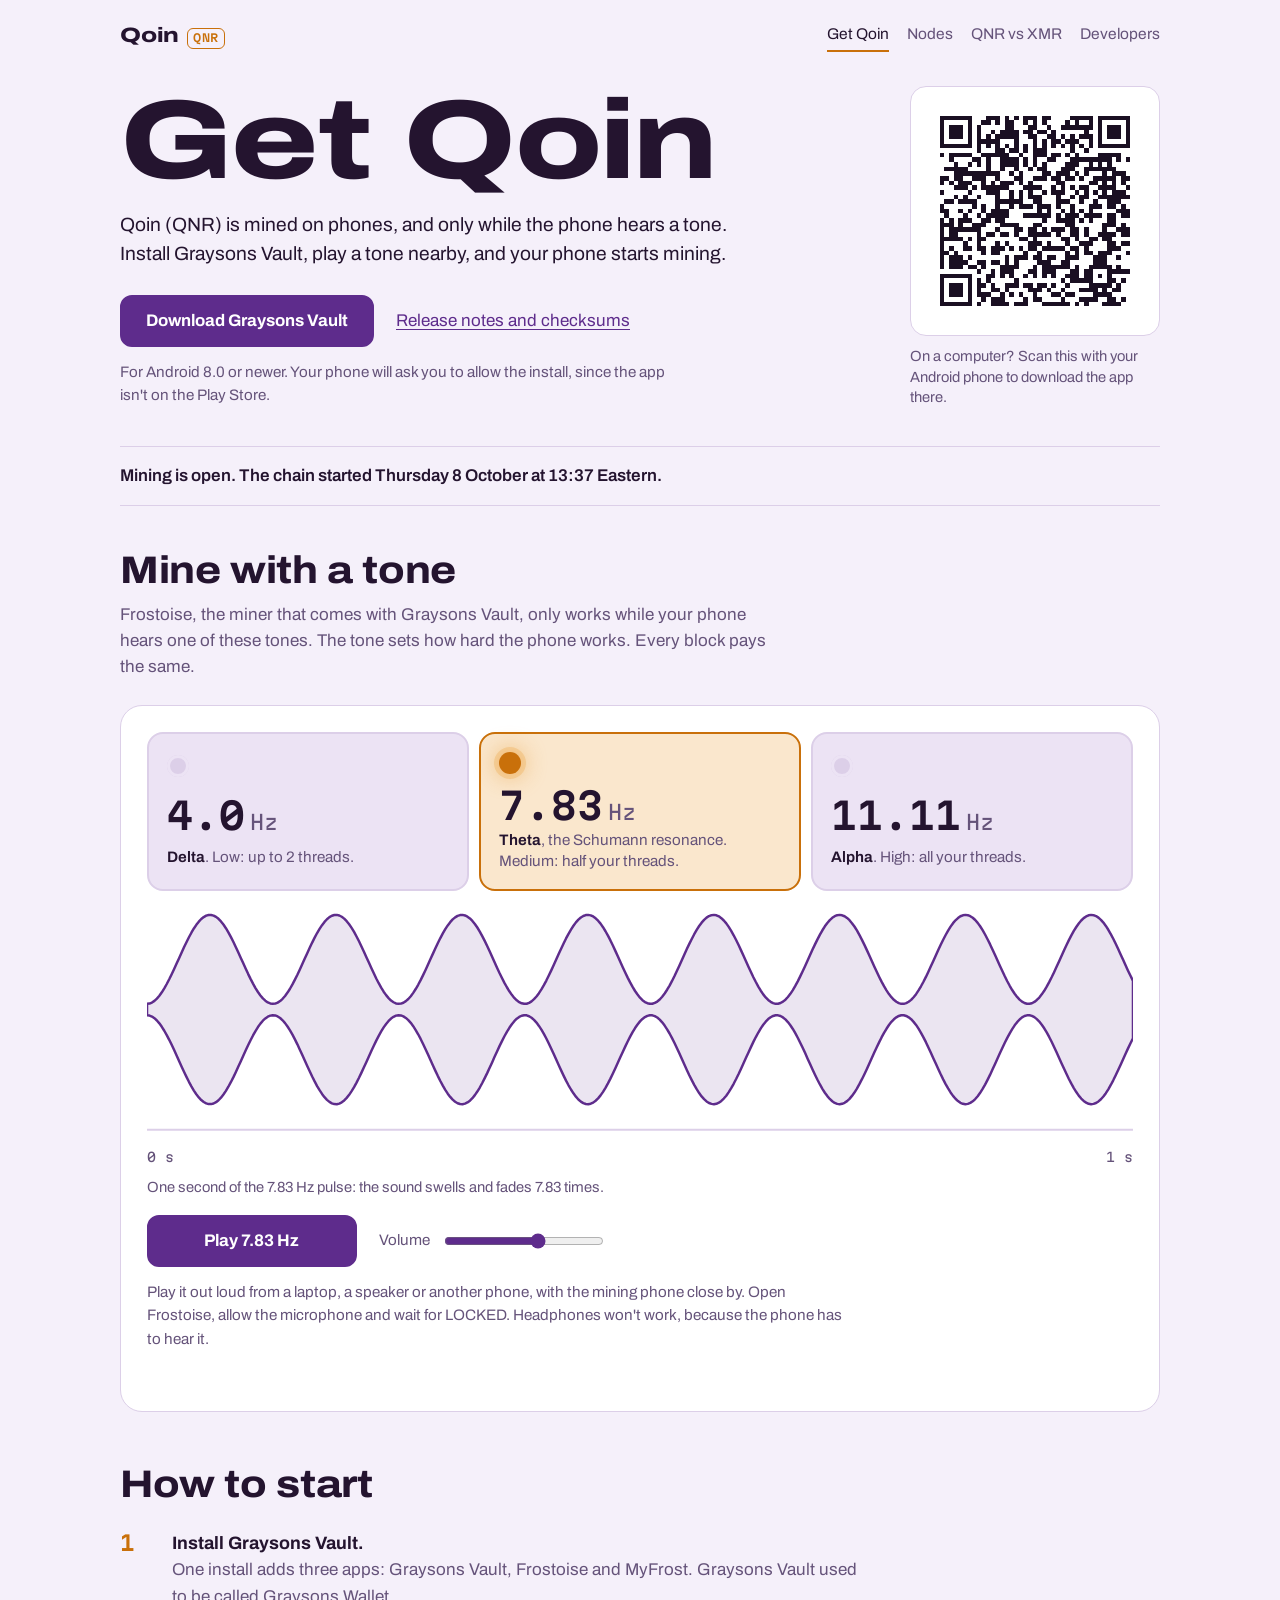
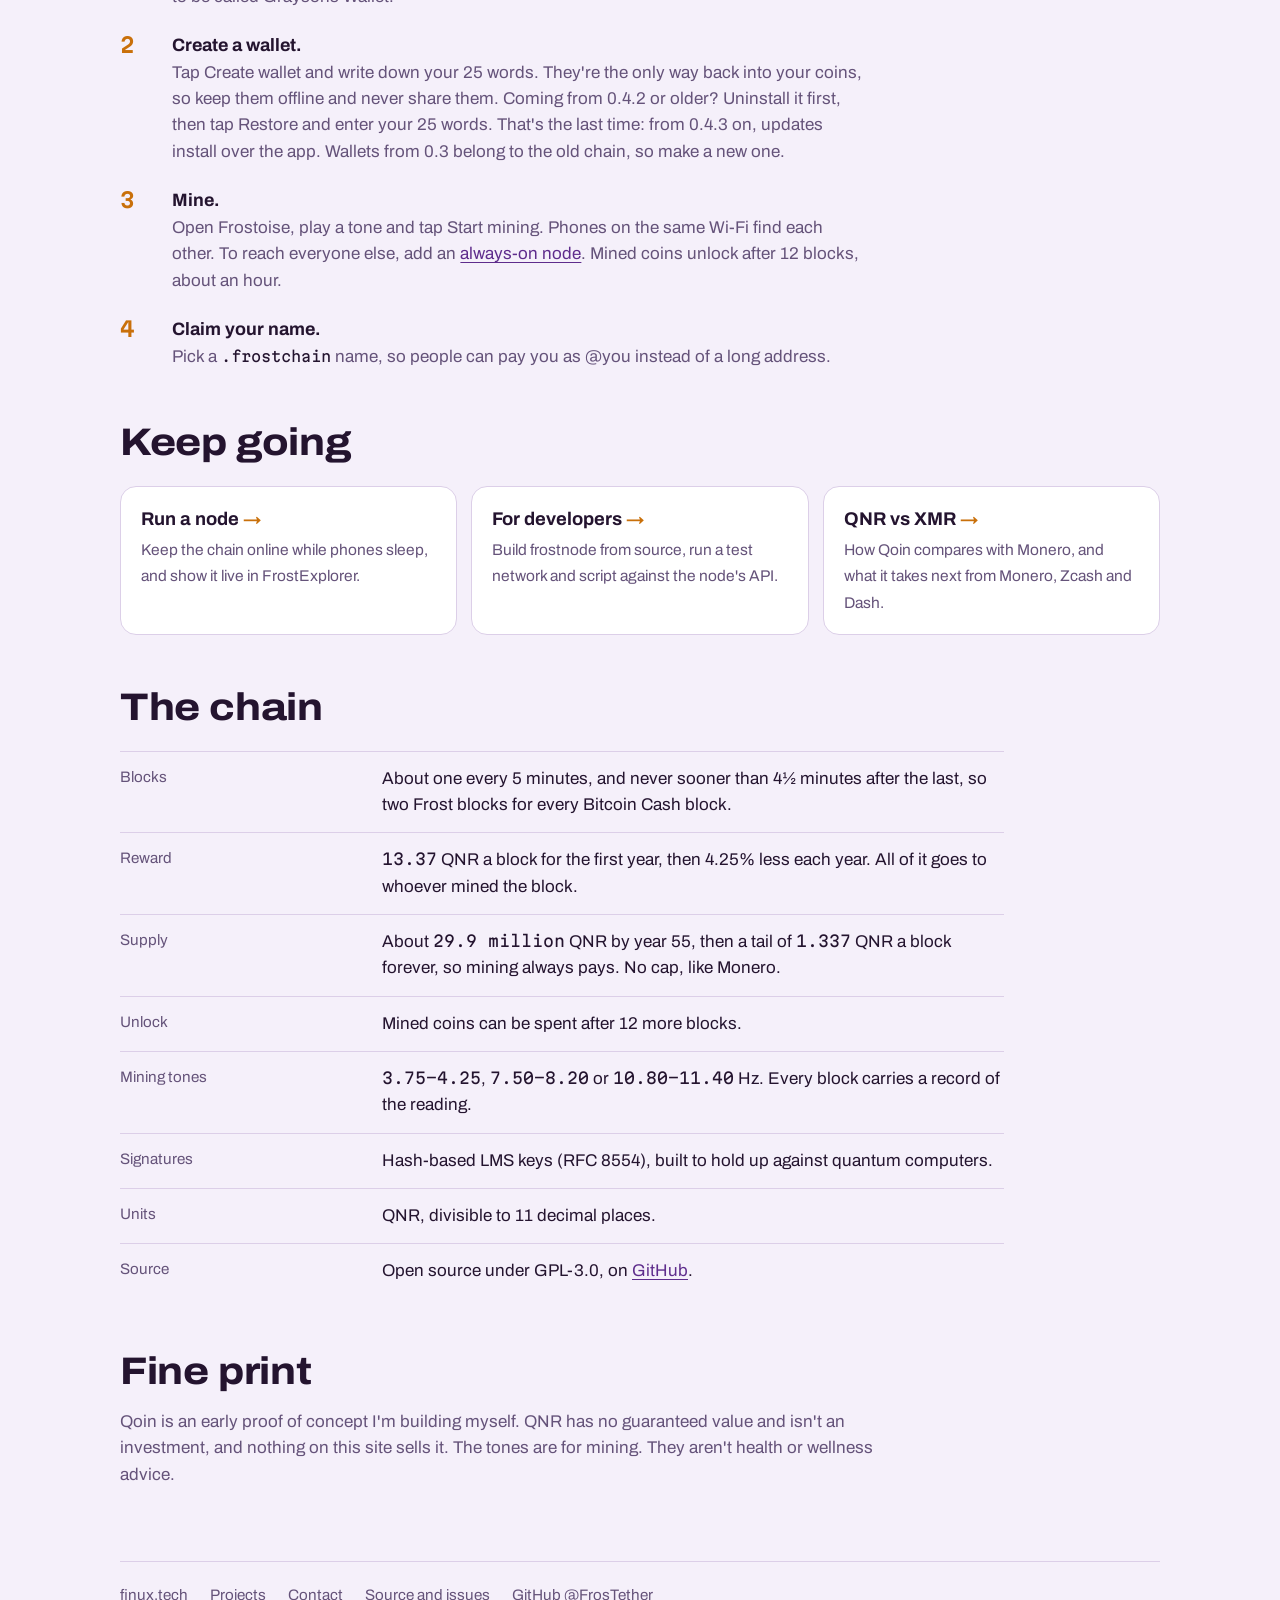
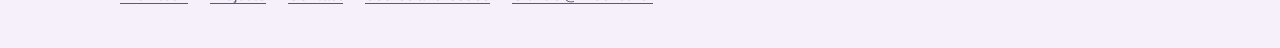
<file: index.html>
<!doctype html>
<html lang="en">
<head>
<meta charset="utf-8">
<meta name="viewport" content="width=device-width, initial-scale=1, viewport-fit=cover">
<title>Get Qoin | finux</title>
<meta name="description" content="Install Graysons Vault and mine Qoin (QNR) on your Android phone, only while it hears a tone. Mining is open.">
<link rel="canonical" href="https://get.finux.tech/">
<meta name="theme-color" content="#f5f0fa" media="(prefers-color-scheme: light)">
<meta name="theme-color" content="#150e1a" media="(prefers-color-scheme: dark)">
<meta property="og:type" content="website">
<meta property="og:title" content="Get Qoin">
<meta property="og:description" content="Install Graysons Vault and mine Qoin (QNR) on your Android phone, only while it hears a tone. Mining is open.">
<meta property="og:url" content="https://get.finux.tech/">
<meta property="og:image" content="https://get.finux.tech/og/home.png">
<meta property="og:image:width" content="1200">
<meta property="og:image:height" content="630">
<meta property="og:image:alt" content="Get Qoin. Three mining tones: 4.0, 7.83 and 11.11 Hz.">
<meta name="twitter:card" content="summary_large_image">
<link rel="icon" href="data:image/svg+xml,%3Csvg xmlns='http://www.w3.org/2000/svg' viewBox='0 0 32 32'%3E%3Ccircle cx='16' cy='16' r='15' fill='%23150e1a'/%3E%3Ccircle cx='16' cy='16' r='8' fill='%23ffb547'/%3E%3C/svg%3E">
<link rel="preload" href="/fonts/archivo.woff" as="font" type="font/woff" crossorigin>
<style>
@font-face { font-family: "Archivo"; src: url("/fonts/archivo.woff") format("woff");
  font-weight: 100 900; font-stretch: 62% 125%; font-display: swap; }
@font-face { font-family: "Martian Mono"; src: url("/fonts/martian-mono.woff") format("woff");
  font-weight: 100 800; font-stretch: 75% 112.5%; font-display: swap; }
:root {
  --ground: #f5f0fa;
  --surface: #ffffff;
  --sunk: #ece3f4;
  --ink: #24142f;
  --muted: #65537a;
  --line: #dccfe8;
  --plum: #5e2c8c;
  --plum-ink: #ffffff;
  --lamp: #c9700a;
  --lamp-soft: rgba(232, 144, 28, 0.22);
  --lamp-glow: rgba(232, 144, 28, 0.45);
  --wave: #5e2c8c;
  --wave-fill: rgba(94, 44, 140, 0.12);
  --note: #fbf1e3;
  --note-ink: #5b3a06;
  --code: #1d1326;
  --code-ink: #efe6f7;
  --code-dim: #a897ba;
  --good: #23784a;
  --bad: #a3302b;
  color-scheme: light;
}
@media (prefers-color-scheme: dark) {
  :root:not([data-theme="light"]) {
    --ground: #150e1a;
    --surface: #20152a;
    --sunk: #1a1122;
    --ink: #f1eaf7;
    --muted: #b4a5c3;
    --line: #3a2a48;
    --plum: #cba6f7;
    --plum-ink: #1a0f22;
    --lamp: #ffb547;
    --lamp-soft: rgba(255, 181, 71, 0.18);
    --lamp-glow: rgba(255, 181, 71, 0.5);
    --wave: #cba6f7;
    --wave-fill: rgba(203, 166, 247, 0.14);
    --note: #2a1f1a;
    --note-ink: #f3e3c8;
    --code: #0f0914;
    --code-ink: #efe6f7;
    --code-dim: #9a89ad;
    --good: #6fd39b;
    --bad: #ff8a80;
    color-scheme: dark;
  }
}
:root[data-theme="dark"] {
  --ground: #150e1a;
  --surface: #20152a;
  --sunk: #1a1122;
  --ink: #f1eaf7;
  --muted: #b4a5c3;
  --line: #3a2a48;
  --plum: #cba6f7;
  --plum-ink: #1a0f22;
  --lamp: #ffb547;
  --lamp-soft: rgba(255, 181, 71, 0.18);
  --lamp-glow: rgba(255, 181, 71, 0.5);
  --wave: #cba6f7;
  --wave-fill: rgba(203, 166, 247, 0.14);
  --note: #2a1f1a;
  --note-ink: #f3e3c8;
  --code: #0f0914;
  --code-ink: #efe6f7;
  --code-dim: #9a89ad;
  --good: #6fd39b;
  --bad: #ff8a80;
  color-scheme: dark;
}

* { box-sizing: border-box; }
html { -webkit-text-size-adjust: 100%; }
body {
  margin: 0;
  background: var(--ground);
  color: var(--ink);
  font-family: "Archivo", system-ui, -apple-system, "Segoe UI", Roboto, sans-serif;
  font-size: 1.0625rem;
  line-height: 1.55;
  font-variation-settings: "wdth" 100;
  overflow-wrap: break-word;
}
a { color: var(--plum); text-underline-offset: 0.18em; }
a:hover { text-decoration-thickness: 2px; }
:focus-visible { outline: 3px solid var(--lamp); outline-offset: 3px; border-radius: 4px; }
.mono { font-family: "Martian Mono", ui-monospace, "SFMono-Regular", Menlo, Consolas, monospace; font-variant-numeric: tabular-nums; }
.sr-only { position: absolute; width: 1px; height: 1px; padding: 0; margin: -1px; overflow: hidden; clip: rect(0 0 0 0); white-space: nowrap; border: 0; }
[hidden] { display: none !important; }

.wrap { max-width: 1080px; margin: 0 auto; padding-inline: 20px; }

/* Header: the brand, then the four pages */
.top { display: flex; flex-wrap: wrap; justify-content: space-between; align-items: center; gap: 10px 18px; padding-block: 18px 6px; }
.brand { display: inline-flex; align-items: baseline; gap: 8px; color: var(--ink); text-decoration: none; font-weight: 800; font-size: 1.3rem; font-variation-settings: "wdth" 125; letter-spacing: -0.01em; }
.brand .tick { font-size: 0.68rem; font-weight: 600; letter-spacing: 0.06em; color: var(--lamp); border: 1.5px solid currentColor; border-radius: 6px; padding: 1px 5px; }
.top nav { display: flex; flex-wrap: wrap; gap: 4px 18px; }
.top nav a { color: var(--muted); text-decoration: none; font-size: 0.97rem; white-space: nowrap; padding-block: 4px; border-bottom: 2px solid transparent; }
.top nav a:hover { color: var(--ink); }
.top nav a[aria-current="page"] { color: var(--ink); border-bottom-color: var(--lamp); }

/* Page opener */
.opener { padding-block: 28px 8px; }
h1 {
  margin: 0;
  font-size: clamp(3.1rem, 15.5vw, 7rem);
  line-height: 0.92;
  font-weight: 800;
  font-variation-settings: "wdth" 125;
  letter-spacing: -0.015em;
  text-wrap: balance;
}
h1.long { font-size: clamp(2.6rem, 11.5vw, 5.6rem); }
.lede { margin: 18px 0 0; font-size: 1.2rem; line-height: 1.5; max-width: 34em; color: var(--ink); }
.cta { display: flex; flex-wrap: wrap; align-items: center; gap: 12px 22px; margin-top: 26px; }
.btn {
  display: inline-flex; align-items: center; justify-content: center; gap: 10px;
  min-height: 52px; padding: 0 24px; border-radius: 12px;
  font: inherit; font-weight: 700; font-size: 1.05rem; text-decoration: none; cursor: pointer;
  border: 2px solid var(--plum); background: var(--plum); color: var(--plum-ink);
}
.btn:hover { filter: brightness(1.06); }
.btn.quiet { background: transparent; color: var(--plum); }
.btn.small { min-height: 40px; padding: 0 14px; font-size: 0.95rem; border-radius: 10px; }
.btn[disabled] { opacity: 0.5; cursor: default; filter: none; }
.fine { margin: 14px 0 0; color: var(--muted); font-size: 0.95rem; max-width: 36em; }

/* Sections */
section { padding-block: 44px 8px; }
h2 {
  margin: 0 0 10px;
  font-size: clamp(1.7rem, 5.4vw, 2.4rem);
  line-height: 1.08;
  font-weight: 750;
  font-variation-settings: "wdth" 112;
  letter-spacing: -0.01em;
  text-wrap: balance;
}
h3 { margin: 0 0 6px; font-size: 1.15rem; line-height: 1.3; font-weight: 700; }
.intro { margin: 0; max-width: 38em; color: var(--muted); }
p.body { max-width: 40em; }

/* Steps: a real sequence, so numbered */
.steps { list-style: none; counter-reset: step; margin: 24px 0 0; padding: 0; display: grid; gap: 22px; max-width: 44em; }
.steps li { counter-increment: step; display: grid; grid-template-columns: 2.4rem minmax(0, 1fr); gap: 0 14px; }
.steps li::before {
  content: counter(step); grid-row: span 3;
  font-family: "Martian Mono", ui-monospace, monospace; font-weight: 600; font-size: 1.3rem; line-height: 1.6rem;
  color: var(--lamp);
}
.steps b { font-size: 1.12rem; }
.steps span { color: var(--muted); }
.steps .mono { font-size: 0.86em; color: var(--ink); }

/* Facts: term on the left, detail on the right */
.facts { margin: 22px 0 0; display: grid; grid-template-columns: minmax(0, 1fr); max-width: 52em; }
.facts div { display: grid; grid-template-columns: minmax(0, 1fr); gap: 2px; padding-block: 14px; border-top: 1px solid var(--line); }
.facts dt { color: var(--muted); font-size: 0.95rem; }
.facts dd { margin: 0; }
.facts .mono { font-size: 0.92em; }
.facts .nowrap { white-space: nowrap; }

/* Link cards to the other pages */
.cards { list-style: none; margin: 22px 0 0; padding: 0; display: grid; grid-template-columns: minmax(0, 1fr); gap: 14px; }
.cards a { display: block; height: 100%; padding: 18px 20px; border-radius: 16px; border: 1px solid var(--line); background: var(--surface); color: var(--ink); text-decoration: none; }
.cards a:hover { border-color: var(--plum); }
.cards b { display: block; font-size: 1.15rem; margin-bottom: 4px; }
.cards span { color: var(--muted); font-size: 0.97rem; }
.cards b::after { content: " →"; color: var(--lamp); }

/* Commands to copy: the button sits beside the code, so long lines scroll without running under it */
.cmd { display: grid; grid-template-columns: minmax(0, 1fr) auto; align-items: start; margin: 14px 0 0; border-radius: 14px; background: var(--code); color: var(--code-ink); max-width: 52em; }
.cmd pre { margin: 0; padding: 16px 4px 16px 18px; overflow-x: auto; font-family: "Martian Mono", ui-monospace, Menlo, Consolas, monospace; font-size: 0.82rem; line-height: 1.7; }
.cmd .c { color: var(--code-dim); }
.cmd button { margin: 10px 10px 0 6px; min-height: 32px; padding: 0 10px; border-radius: 8px; border: 1px solid rgba(255,255,255,0.22); background: rgba(255,255,255,0.08); color: var(--code-ink); font: inherit; font-size: 0.8rem; cursor: pointer; }
.cmd button:hover { background: rgba(255,255,255,0.16); }
p .mono, li > span .mono { font-size: 0.88em; }
code { font-family: "Martian Mono", ui-monospace, Menlo, Consolas, monospace; font-size: 0.86em; background: var(--sunk); padding: 1px 6px; border-radius: 6px; overflow-wrap: anywhere; }

/* Tabs */
.tabs { display: flex; flex-wrap: wrap; gap: 8px; margin: 22px 0 0; }
.tabs button { min-height: 44px; padding: 0 16px; border-radius: 999px; border: 2px solid var(--line); background: transparent; color: var(--ink); font: inherit; font-weight: 600; cursor: pointer; }
.tabs button[aria-selected="true"] { border-color: var(--lamp); background: var(--lamp-soft); }
.panel { padding-top: 6px; }

/* Tables */
.table { margin: 22px 0 0; overflow-x: auto; border: 1px solid var(--line); border-radius: 16px; background: var(--surface); }
table { border-collapse: collapse; width: 100%; min-width: 640px; font-size: 0.97rem; }
th, td { text-align: left; vertical-align: top; padding: 12px 14px; border-top: 1px solid var(--line); }
thead th { border-top: 0; font-size: 0.9rem; color: var(--muted); font-weight: 600; background: var(--sunk); }
tbody th { font-weight: 600; color: var(--muted); width: 20%; }
td .mono { font-size: 0.9em; }

.note { margin: 14px 0 0; padding: 12px 16px; border-radius: 12px; background: var(--note); color: var(--note-ink); max-width: 44em; }
.print { color: var(--muted); max-width: 46em; }
footer { margin-top: 48px; padding-block: 22px 40px; border-top: 1px solid var(--line); display: flex; flex-wrap: wrap; gap: 8px 22px; font-size: 0.95rem; }
footer a { color: var(--muted); }

@media (min-width: 760px) {
  .facts div { grid-template-columns: 14em minmax(0, 1fr); gap: 24px; }
  .cards { grid-template-columns: repeat(3, minmax(0, 1fr)); }
  .cards.two { grid-template-columns: repeat(2, minmax(0, 1fr)); }
}
/* Get Qoin: the hero with its QR code, the launch strip and the tone station */
.hero { display: grid; grid-template-columns: minmax(0, 1fr); gap: 32px; padding-block: 28px 8px; }
.qr { display: none; }

.launch {
  display: flex; flex-wrap: wrap; align-items: baseline; justify-content: space-between; gap: 6px 24px;
  margin-top: 30px; padding-block: 16px; border-block: 1px solid var(--line);
}
.launch p { margin: 0; }
.launch .when { font-weight: 600; }
.launch .local { color: var(--muted); font-size: 0.95rem; }
.countdown { font-size: clamp(1.35rem, 5.6vw, 1.9rem); font-weight: 500; color: var(--lamp); white-space: nowrap; }
.after { display: none; }
.is-open .before { display: none; }
.is-open .after { display: inline; }

/* Tone station: the one loud thing on the page */
.station {
  margin-top: 24px; padding: 18px; border-radius: 22px;
  background: var(--surface); border: 1px solid var(--line);
}
.lamps { display: grid; grid-template-columns: minmax(0, 1fr); gap: 10px; margin: 0; padding: 0; border: 0; }
.lamp {
  position: relative; display: grid; grid-template-columns: auto minmax(0, 1fr); align-items: center; gap: 4px 16px;
  padding: 14px 16px; border-radius: 16px; border: 2px solid var(--line); background: var(--sunk); cursor: pointer;
}
.lamp input { position: absolute; opacity: 0; pointer-events: none; }
.bulb {
  grid-row: span 2; width: 22px; height: 22px; border-radius: 50%;
  background: var(--line); box-shadow: inset 0 0 0 3px var(--sunk);
}
.hz { font-size: 1.75rem; font-weight: 600; line-height: 1.05; }
.hz small { font-size: 0.55em; font-weight: 400; margin-left: 0.25em; color: var(--muted); }
.what { color: var(--muted); font-size: 0.95rem; line-height: 1.35; }
.what b { color: var(--ink); font-weight: 650; }
.lamp:has(input:checked) { border-color: var(--lamp); background: var(--lamp-soft); }
.lamp:has(input:checked) .bulb { background: var(--lamp); box-shadow: 0 0 0 5px var(--lamp-soft), 0 0 22px 4px var(--lamp-glow); }
.lamp:has(input:focus-visible) { outline: 3px solid var(--lamp); outline-offset: 3px; }
.playing .lamp:has(input:checked) .bulb { box-shadow: 0 0 0 6px var(--lamp-soft), 0 0 34px 10px var(--lamp-glow); }

.scope { margin: 16px 0 0; }
.scope svg { display: block; width: 100%; height: auto; max-width: 100%; }
.scope figcaption { margin-top: 8px; color: var(--muted); font-size: 0.92rem; }
.env { fill: var(--wave-fill); stroke: var(--wave); stroke-width: 2.5; stroke-linejoin: round; }
.axis { stroke: var(--line); stroke-width: 2; }
.ticks { display: flex; justify-content: space-between; margin-top: 4px; color: var(--muted); font-size: 0.8rem; }
.head { stroke: var(--lamp); stroke-width: 4; opacity: 0; }
.playing .head { opacity: 1; animation: sweep 1s linear infinite; }
@keyframes sweep { from { transform: translateX(0); } to { transform: translateX(1000px); } }

.controls { display: flex; flex-wrap: wrap; align-items: center; gap: 14px 22px; margin-top: 16px; }
.play { min-width: 12.5em; }
.playing .play { background: transparent; color: var(--plum); }
.vol { display: flex; align-items: center; gap: 12px; color: var(--muted); font-size: 0.95rem; }
.vol input { width: 160px; accent-color: var(--plum); }
.howto { margin: 14px 0 0; color: var(--muted); font-size: 0.95rem; max-width: 46em; }
.msg { margin: 10px 0 0; color: var(--lamp); font-weight: 600; min-height: 1.4em; }

@media (min-width: 760px) {
  .lamps { grid-template-columns: repeat(3, minmax(0, 1fr)); }
  .lamp { grid-template-columns: minmax(0, 1fr); padding: 18px; gap: 6px; }
  .bulb { grid-row: auto; margin-bottom: 6px; }
  .hz { font-size: 2.3rem; }
  .station { padding: 26px; }
}
@media (min-width: 900px) {
  .hero { grid-template-columns: minmax(0, 1fr) 250px; align-items: end; }
  .qr { display: block; margin: 0; }
  .qr .tile { display: block; padding: 10px; border-radius: 16px; background: #fff; border: 1px solid var(--line); }
  .qr svg { display: block; width: 100%; height: auto; }
  .qr figcaption { margin-top: 10px; color: var(--muted); font-size: 0.92rem; line-height: 1.4; }
}
@media (prefers-reduced-motion: reduce) {
  .playing .head { animation: none; opacity: 0; }
}
</style>
</head>
<body>
<div class="wrap">
  <header class="top">
    <a class="brand" href="/">Qoin <span class="tick mono">QNR</span></a>
    <nav aria-label="Qoin">
      <a href="/" aria-current="page">Get Qoin</a>
      <a href="/node/">Nodes</a>
      <a href="/qnr/">QNR vs XMR</a>
      <a href="/dev/">Developers</a>
    </nav>
  </header>
  <main>
    <div class="hero">
      <div>
        <h1>Get Qoin</h1>
        <p class="lede">Qoin (QNR) is mined on phones, and only while the phone hears a tone. Install Graysons Vault, play a tone nearby, and your phone starts mining.</p>
        <div class="cta">
          <a class="btn" href="https://github.com/FrosTether/Graysons-Wallet/releases/latest/download/GraysonsVault.apk">Download Graysons Vault</a>
          <a href="https://github.com/FrosTether/Graysons-Wallet/releases/latest">Release notes and checksums</a>
        </div>
        <p class="fine">For Android 8.0 or newer. Your phone will ask you to allow the install, since the app isn't on the Play Store.</p>
      </div>
      <figure class="qr">
        <span class="tile"><svg xmlns="http://www.w3.org/2000/svg" viewBox="0 0 49 49" shape-rendering="crispEdges" role="img" aria-label="QR code for the Graysons Vault download"><rect width="49" height="49" fill="#fff"/><path fill="#1a0f22" d="M4 4h7v1h-7zM14 4h3v1h-3zM18 4h1v1h-1zM20 4h1v1h-1zM22 4h3v1h-3zM26 4h2v1h-2zM32 4h5v1h-5zM38 4h7v1h-7zM4 5h1v1h-1zM10 5h1v1h-1zM13 5h2v1h-2zM16 5h1v1h-1zM18 5h2v1h-2zM22 5h1v1h-1zM24 5h1v1h-1zM26 5h1v1h-1zM31 5h1v1h-1zM33 5h1v1h-1zM36 5h1v1h-1zM38 5h1v1h-1zM44 5h1v1h-1zM4 6h1v1h-1zM6 6h3v1h-3zM10 6h1v1h-1zM12 6h1v1h-1zM18 6h2v1h-2zM23 6h2v1h-2zM27 6h1v1h-1zM30 6h7v1h-7zM38 6h1v1h-1zM40 6h3v1h-3zM44 6h1v1h-1zM4 7h1v1h-1zM6 7h3v1h-3zM10 7h1v1h-1zM12 7h1v1h-1zM15 7h1v1h-1zM17 7h4v1h-4zM22 7h2v1h-2zM25 7h2v1h-2zM28 7h1v1h-1zM35 7h1v1h-1zM38 7h1v1h-1zM40 7h3v1h-3zM44 7h1v1h-1zM4 8h1v1h-1zM6 8h3v1h-3zM10 8h1v1h-1zM12 8h1v1h-1zM14 8h1v1h-1zM16 8h5v1h-5zM23 8h2v1h-2zM27 8h2v1h-2zM30 8h1v1h-1zM32 8h1v1h-1zM34 8h3v1h-3zM38 8h1v1h-1zM40 8h3v1h-3zM44 8h1v1h-1zM4 9h1v1h-1zM10 9h1v1h-1zM12 9h5v1h-5zM20 9h1v1h-1zM24 9h1v1h-1zM26 9h1v1h-1zM28 9h2v1h-2zM31 9h3v1h-3zM36 9h1v1h-1zM38 9h1v1h-1zM44 9h1v1h-1zM4 10h7v1h-7zM12 10h1v1h-1zM14 10h1v1h-1zM16 10h1v1h-1zM18 10h1v1h-1zM20 10h1v1h-1zM22 10h1v1h-1zM24 10h1v1h-1zM26 10h1v1h-1zM28 10h1v1h-1zM30 10h1v1h-1zM32 10h1v1h-1zM34 10h1v1h-1zM36 10h1v1h-1zM38 10h7v1h-7zM12 11h1v1h-1zM16 11h2v1h-2zM19 11h2v1h-2zM22 11h1v1h-1zM24 11h3v1h-3zM32 11h1v1h-1zM35 11h1v1h-1zM4 12h1v1h-1zM6 12h5v1h-5zM13 12h6v1h-6zM21 12h1v1h-1zM24 12h3v1h-3zM28 12h2v1h-2zM31 12h1v1h-1zM33 12h1v1h-1zM38 12h5v1h-5zM6 13h1v1h-1zM11 13h2v1h-2zM14 13h1v1h-1zM17 13h4v1h-4zM22 13h1v1h-1zM24 13h1v1h-1zM27 13h2v1h-2zM32 13h9v1h-9zM42 13h1v1h-1zM44 13h1v1h-1zM7 14h1v1h-1zM10 14h1v1h-1zM12 14h1v1h-1zM14 14h1v1h-1zM17 14h4v1h-4zM22 14h1v1h-1zM24 14h1v1h-1zM26 14h1v1h-1zM31 14h3v1h-3zM36 14h1v1h-1zM38 14h1v1h-1zM40 14h1v1h-1zM5 15h5v1h-5zM14 15h1v1h-1zM17 15h1v1h-1zM20 15h1v1h-1zM23 15h1v1h-1zM25 15h2v1h-2zM30 15h3v1h-3zM35 15h7v1h-7zM7 16h10v1h-10zM19 16h1v1h-1zM21 16h1v1h-1zM26 16h2v1h-2zM29 16h3v1h-3zM33 16h1v1h-1zM35 16h1v1h-1zM39 16h1v1h-1zM41 16h3v1h-3zM4 17h2v1h-2zM7 17h2v1h-2zM11 17h3v1h-3zM16 17h1v1h-1zM20 17h2v1h-2zM24 17h3v1h-3zM28 17h2v1h-2zM31 17h2v1h-2zM34 17h1v1h-1zM37 17h5v1h-5zM43 17h2v1h-2zM4 18h1v1h-1zM6 18h1v1h-1zM8 18h3v1h-3zM13 18h1v1h-1zM15 18h1v1h-1zM17 18h3v1h-3zM21 18h1v1h-1zM23 18h1v1h-1zM29 18h2v1h-2zM36 18h2v1h-2zM39 18h1v1h-1zM41 18h1v1h-1zM43 18h1v1h-1zM7 19h3v1h-3zM11 19h1v1h-1zM13 19h6v1h-6zM22 19h4v1h-4zM28 19h1v1h-1zM30 19h1v1h-1zM32 19h1v1h-1zM34 19h2v1h-2zM38 19h4v1h-4zM44 19h1v1h-1zM4 20h1v1h-1zM10 20h1v1h-1zM14 20h3v1h-3zM19 20h1v1h-1zM21 20h1v1h-1zM23 20h1v1h-1zM26 20h1v1h-1zM28 20h3v1h-3zM33 20h1v1h-1zM35 20h1v1h-1zM37 20h1v1h-1zM39 20h1v1h-1zM41 20h3v1h-3zM7 21h1v1h-1zM9 21h1v1h-1zM12 21h1v1h-1zM16 21h1v1h-1zM19 21h1v1h-1zM21 21h1v1h-1zM23 21h3v1h-3zM29 21h1v1h-1zM32 21h1v1h-1zM34 21h2v1h-2zM38 21h7v1h-7zM5 22h2v1h-2zM8 22h4v1h-4zM16 22h6v1h-6zM24 22h2v1h-2zM29 22h3v1h-3zM34 22h1v1h-1zM37 22h1v1h-1zM40 22h3v1h-3zM4 23h1v1h-1zM11 23h1v1h-1zM13 23h1v1h-1zM16 23h1v1h-1zM19 23h1v1h-1zM21 23h3v1h-3zM25 23h3v1h-3zM29 23h1v1h-1zM32 23h1v1h-1zM36 23h3v1h-3zM40 23h2v1h-2zM43 23h1v1h-1zM4 24h2v1h-2zM8 24h1v1h-1zM10 24h1v1h-1zM13 24h1v1h-1zM15 24h4v1h-4zM25 24h1v1h-1zM27 24h1v1h-1zM30 24h1v1h-1zM32 24h1v1h-1zM34 24h1v1h-1zM36 24h1v1h-1zM42 24h3v1h-3zM5 25h1v1h-1zM9 25h1v1h-1zM12 25h1v1h-1zM14 25h5v1h-5zM22 25h6v1h-6zM29 25h1v1h-1zM31 25h3v1h-3zM35 25h4v1h-4zM40 25h2v1h-2zM43 25h2v1h-2zM4 26h1v1h-1zM6 26h1v1h-1zM8 26h3v1h-3zM13 26h2v1h-2zM16 26h2v1h-2zM26 26h1v1h-1zM29 26h4v1h-4zM34 26h1v1h-1zM36 26h1v1h-1zM40 26h2v1h-2zM4 27h3v1h-3zM8 27h1v1h-1zM11 27h3v1h-3zM17 27h4v1h-4zM24 27h2v1h-2zM31 27h2v1h-2zM39 27h3v1h-3zM43 27h1v1h-1zM4 28h1v1h-1zM6 28h7v1h-7zM16 28h1v1h-1zM20 28h2v1h-2zM23 28h2v1h-2zM26 28h1v1h-1zM28 28h3v1h-3zM32 28h2v1h-2zM35 28h1v1h-1zM39 28h1v1h-1zM42 28h3v1h-3zM4 29h1v1h-1zM6 29h2v1h-2zM12 29h1v1h-1zM14 29h2v1h-2zM17 29h2v1h-2zM20 29h1v1h-1zM23 29h5v1h-5zM29 29h1v1h-1zM32 29h2v1h-2zM35 29h1v1h-1zM38 29h4v1h-4zM43 29h2v1h-2zM4 30h5v1h-5zM10 30h1v1h-1zM12 30h2v1h-2zM21 30h2v1h-2zM24 30h1v1h-1zM30 30h2v1h-2zM33 30h1v1h-1zM36 30h2v1h-2zM39 30h2v1h-2zM4 31h1v1h-1zM9 31h1v1h-1zM12 31h1v1h-1zM16 31h1v1h-1zM18 31h1v1h-1zM23 31h3v1h-3zM27 31h1v1h-1zM31 31h1v1h-1zM34 31h3v1h-3zM40 31h2v1h-2zM43 31h2v1h-2zM4 32h1v1h-1zM6 32h1v1h-1zM9 32h2v1h-2zM12 32h2v1h-2zM15 32h3v1h-3zM19 32h1v1h-1zM21 32h1v1h-1zM23 32h2v1h-2zM26 32h5v1h-5zM32 32h2v1h-2zM35 32h1v1h-1zM40 32h3v1h-3zM4 33h2v1h-2zM7 33h1v1h-1zM13 33h1v1h-1zM15 33h2v1h-2zM22 33h1v1h-1zM25 33h1v1h-1zM31 33h1v1h-1zM33 33h1v1h-1zM35 33h2v1h-2zM38 33h3v1h-3zM44 33h1v1h-1zM4 34h1v1h-1zM6 34h3v1h-3zM10 34h1v1h-1zM18 34h1v1h-1zM20 34h3v1h-3zM24 34h2v1h-2zM27 34h2v1h-2zM31 34h3v1h-3zM37 34h3v1h-3zM42 34h1v1h-1zM4 35h1v1h-1zM6 35h4v1h-4zM12 35h2v1h-2zM15 35h2v1h-2zM18 35h1v1h-1zM20 35h1v1h-1zM25 35h3v1h-3zM30 35h2v1h-2zM37 35h3v1h-3zM4 36h1v1h-1zM6 36h3v1h-3zM10 36h2v1h-2zM13 36h1v1h-1zM17 36h4v1h-4zM24 36h1v1h-1zM26 36h6v1h-6zM33 36h1v1h-1zM36 36h5v1h-5zM42 36h1v1h-1zM12 37h1v1h-1zM15 37h1v1h-1zM17 37h3v1h-3zM23 37h2v1h-2zM26 37h3v1h-3zM32 37h2v1h-2zM35 37h2v1h-2zM40 37h5v1h-5zM4 38h7v1h-7zM14 38h2v1h-2zM17 38h1v1h-1zM19 38h1v1h-1zM22 38h1v1h-1zM24 38h1v1h-1zM26 38h1v1h-1zM28 38h1v1h-1zM31 38h3v1h-3zM35 38h2v1h-2zM38 38h1v1h-1zM40 38h1v1h-1zM4 39h1v1h-1zM10 39h1v1h-1zM12 39h1v1h-1zM14 39h1v1h-1zM20 39h1v1h-1zM30 39h1v1h-1zM32 39h5v1h-5zM40 39h2v1h-2zM43 39h1v1h-1zM4 40h1v1h-1zM6 40h3v1h-3zM10 40h1v1h-1zM12 40h2v1h-2zM15 40h1v1h-1zM18 40h3v1h-3zM22 40h2v1h-2zM25 40h2v1h-2zM28 40h1v1h-1zM31 40h1v1h-1zM36 40h5v1h-5zM42 40h1v1h-1zM4 41h1v1h-1zM6 41h3v1h-3zM10 41h1v1h-1zM12 41h1v1h-1zM15 41h2v1h-2zM18 41h1v1h-1zM23 41h3v1h-3zM27 41h1v1h-1zM30 41h1v1h-1zM34 41h4v1h-4zM39 41h1v1h-1zM41 41h2v1h-2zM4 42h1v1h-1zM6 42h3v1h-3zM10 42h1v1h-1zM12 42h3v1h-3zM17 42h1v1h-1zM19 42h1v1h-1zM21 42h1v1h-1zM24 42h1v1h-1zM28 42h2v1h-2zM31 42h2v1h-2zM37 42h4v1h-4zM4 43h1v1h-1zM10 43h1v1h-1zM13 43h1v1h-1zM15 43h3v1h-3zM22 43h1v1h-1zM24 43h2v1h-2zM30 43h1v1h-1zM34 43h4v1h-4zM40 43h2v1h-2zM43 43h1v1h-1zM4 44h7v1h-7zM12 44h1v1h-1zM15 44h4v1h-4zM20 44h3v1h-3zM26 44h6v1h-6zM33 44h1v1h-1zM35 44h1v1h-1zM39 44h4v1h-4z"/></svg></span>
        <figcaption>On a computer? Scan this with your Android phone to download the app there.</figcaption>
      </figure>
    </div>

    <div class="launch" id="launch">
      <p>
        <span class="when before">Mining opens Thursday 8 October at 13:37 Eastern.</span>
        <span class="when after">Mining is open. The chain started Thursday 8 October at 13:37 Eastern.</span>
        <span class="local" id="local-time"></span>
      </p>
      <p class="countdown mono before" id="countdown" aria-live="off"></p>
    </div>

    <section id="tones" aria-labelledby="tones-h">
      <h2 id="tones-h">Mine with a tone</h2>
      <p class="intro">Frostoise, the miner that comes with Graysons Vault, only works while your phone hears one of these tones. The tone sets how hard the phone works. Every block pays the same.</p>

      <div class="station" id="station">
        <fieldset class="lamps">
          <legend class="sr-only">Pick a tone</legend>
          <label class="lamp">
            <input type="radio" name="tone" value="4">
            <span class="bulb" aria-hidden="true"></span>
            <span class="hz mono">4.0<small>Hz</small></span>
            <span class="what"><b>Delta</b>. Low: up to 2 threads.</span>
          </label>
          <label class="lamp">
            <input type="radio" name="tone" value="7.83" checked>
            <span class="bulb" aria-hidden="true"></span>
            <span class="hz mono">7.83<small>Hz</small></span>
            <span class="what"><b>Theta</b>, the Schumann resonance. Medium: half your threads.</span>
          </label>
          <label class="lamp">
            <input type="radio" name="tone" value="11.11">
            <span class="bulb" aria-hidden="true"></span>
            <span class="hz mono">11.11<small>Hz</small></span>
            <span class="what"><b>Alpha</b>. High: all your threads.</span>
          </label>
        </fieldset>

        <figure class="scope">
          <svg viewBox="0 0 1000 240" aria-hidden="true" focusable="false">
            <path class="env" id="env" d=""></path>
            <line class="axis" x1="0" y1="226" x2="1000" y2="226"></line>
            <line class="head" x1="2" y1="6" x2="2" y2="214"></line>
          </svg>
          <div class="ticks mono" aria-hidden="true"><span>0 s</span><span>1 s</span></div>
          <figcaption id="scope-cap">One second of the 7.83 Hz pulse: the sound swells and fades 7.83 times.</figcaption>
        </figure>

        <div class="controls">
          <button class="btn play" id="play" type="button" aria-pressed="false">Play 7.83 Hz</button>
          <label class="vol" for="vol">Volume <input id="vol" type="range" min="0" max="100" value="60"></label>
        </div>
        <p class="howto">Play it out loud from a laptop, a speaker or another phone, with the mining phone close by. Open Frostoise, allow the microphone and wait for LOCKED. Headphones won't work, because the phone has to hear it.</p>
        <p class="msg" id="tone-msg" role="status"></p>
      </div>
    </section>

    <section id="start" aria-labelledby="start-h">
      <h2 id="start-h">How to start</h2>
      <ol class="steps">
        <li><b>Install Graysons Vault.</b><span>One install adds three apps: Graysons Vault, Frostoise and MyFrost. Graysons Vault used to be called Graysons Wallet.</span></li>
        <li><b>Create a wallet.</b><span>Tap Create wallet and write down your 25 words. They're the only way back into your coins, so keep them offline and never share them. Coming from 0.4.2 or older? Uninstall it first, then tap Restore and enter your 25 words. That's the last time: from 0.4.3 on, updates install over the app. Wallets from 0.3 belong to the old chain, so make a new one.</span></li>
        <li><b>Mine.</b><span>Open Frostoise, play a tone and tap Start mining. Phones on the same Wi-Fi find each other. To reach everyone else, add an <a href="/node/">always-on node</a>. Mined coins unlock after 12 blocks, about an hour.</span></li>
        <li><b>Claim your name.</b><span>Pick a <span class="mono">.frostchain</span> name, so people can pay you as @you instead of a long address.</span></li>
      </ol>
    </section>

    <section id="more" aria-labelledby="more-h">
      <h2 id="more-h">Keep going</h2>
      <ul class="cards">
        <li><a href="/node/"><b>Run a node</b><span>Keep the chain online while phones sleep, and show it live in FrostExplorer.</span></a></li>
        <li><a href="/dev/"><b>For developers</b><span>Build frostnode from source, run a test network and script against the node's API.</span></a></li>
        <li><a href="/qnr/"><b>QNR vs XMR</b><span>How Qoin compares with Monero, and what it takes next from Monero, Zcash and Dash.</span></a></li>
      </ul>
    </section>

    <section id="chain" aria-labelledby="chain-h">
      <h2 id="chain-h">The chain</h2>
      <dl class="facts">
        <div><dt>Blocks</dt><dd>About one every 5 minutes, and never sooner than 4½ minutes after the last, so two Frost blocks for every Bitcoin Cash block.</dd></div>
        <div><dt>Reward</dt><dd><span class="mono nowrap">13.37</span> QNR a block for the first year, then 4.25% less each year. All of it goes to whoever mined the block.</dd></div>
        <div><dt>Supply</dt><dd>About <span class="mono nowrap">29.9 million</span> QNR by year 55, then a tail of <span class="mono nowrap">1.337</span> QNR a block forever, so mining always pays. No cap, like Monero.</dd></div>
        <div><dt>Unlock</dt><dd>Mined coins can be spent after 12 more blocks.</dd></div>
        <div><dt>Mining tones</dt><dd><span class="mono nowrap">3.75–4.25</span>, <span class="mono nowrap">7.50–8.20</span> or <span class="mono nowrap">10.80–11.40</span> Hz. Every block carries a record of the reading.</dd></div>
        <div><dt>Signatures</dt><dd>Hash-based LMS keys (RFC 8554), built to hold up against quantum computers.</dd></div>
        <div><dt>Units</dt><dd>QNR, divisible to 11 decimal places.</dd></div>
        <div><dt>Source</dt><dd>Open source under GPL-3.0, on <a href="https://github.com/FrosTether/Graysons-Wallet">GitHub</a>.</dd></div>
      </dl>
    </section>

    <section id="fine-print" aria-labelledby="print-h">
      <h2 id="print-h">Fine print</h2>
      <p class="print">Qoin is an early proof of concept I'm building myself. QNR has no guaranteed value and isn't an investment, and nothing on this site sells it. The tones are for mining. They aren't health or wellness advice.</p>
    </section>
  </main>
  <footer>
    <a href="https://finux.tech/">finux.tech</a>
    <a href="https://finux.tech/projects">Projects</a>
    <a href="https://finux.tech/contact">Contact</a>
    <a href="https://github.com/FrosTether/Graysons-Wallet">Source and issues</a>
    <a href="https://github.com/FrosTether">GitHub @FrosTether</a>
  </footer>
</div>
<script>
(function () {
  'use strict';
  // Copy buttons next to commands and addresses: copy the text of the <pre> or [data-copy-text] they sit beside.
  function copyText(text, btn) {
    var done = function () {
      var was = btn.textContent;
      btn.textContent = 'Copied';
      setTimeout(function () { btn.textContent = was; }, 1400);
    };
    var fallback = function () {
      var ta = document.createElement('textarea');
      ta.value = text; ta.setAttribute('readonly', ''); ta.style.position = 'fixed'; ta.style.opacity = '0';
      document.body.appendChild(ta); ta.select();
      try { document.execCommand('copy'); done(); } catch (e) { /* the text stays selectable */ }
      document.body.removeChild(ta);
    };
    if (navigator.clipboard && navigator.clipboard.writeText) navigator.clipboard.writeText(text).then(done, fallback);
    else fallback();
  }
  document.addEventListener('click', function (e) {
    var btn = e.target.closest ? e.target.closest('[data-copy]') : null;
    if (!btn) return;
    var src = btn.getAttribute('data-copy');
    var text;
    if (src) {
      var el = document.getElementById(src);
      text = el ? (el.value !== undefined && el.tagName !== 'DIV' ? el.value : el.textContent) : '';
    } else {
      var pre = btn.parentNode.querySelector('pre');
      text = pre ? pre.textContent : '';
    }
    copyText(text.trim(), btn);
  });
  window.copyText = copyText;

  // Tabs: arrow keys move between them, the selected one shows its panel.
  Array.prototype.forEach.call(document.querySelectorAll('[role="tablist"]'), function (list) {
    var tabs = Array.prototype.slice.call(list.querySelectorAll('[role="tab"]'));
    function select(tab, focus) {
      tabs.forEach(function (t) {
        var on = t === tab;
        t.setAttribute('aria-selected', on ? 'true' : 'false');
        t.tabIndex = on ? 0 : -1;
        var panel = document.getElementById(t.getAttribute('aria-controls'));
        if (panel) panel.hidden = !on;
      });
      if (focus) tab.focus();
    }
    tabs.forEach(function (t, i) {
      t.addEventListener('click', function () { select(t, false); });
      t.addEventListener('keydown', function (e) {
        var j = e.key === 'ArrowRight' ? i + 1 : e.key === 'ArrowLeft' ? i - 1 : e.key === 'Home' ? 0 : e.key === 'End' ? tabs.length - 1 : -1;
        if (j === -1) return;
        e.preventDefault();
        select(tabs[(j + tabs.length) % tabs.length], true);
      });
    });
  });
})();
</script>
<script>
(function () {
  'use strict';
  var LAUNCH = 1791481020 * 1000; // Thursday 8 October 2026, 13:37 Eastern: the v0.4 genesis
  var $ = function (id) { return document.getElementById(id); };
  var root = document.documentElement;

  // ---------- launch countdown ----------
  function two(n) { return (n < 10 ? '0' : '') + n; }
  function tick() {
    var left = LAUNCH - Date.now();
    var open = left <= 0;
    root.classList.toggle('is-open', open);
    if (open) { return false; }
    var s = Math.floor(left / 1000);
    var d = Math.floor(s / 86400); s -= d * 86400;
    var h = Math.floor(s / 3600); s -= h * 3600;
    var m = Math.floor(s / 60); s -= m * 60;
    $('countdown').textContent = (d > 0 ? d + (d === 1 ? ' day ' : ' days ') : '') + two(h) + ':' + two(m) + ':' + two(s);
    return true;
  }
  if (tick()) {
    var timer = setInterval(function () { if (!tick()) clearInterval(timer); }, 1000);
  }
  try {
    var opts = { weekday: 'long', hour: 'numeric', minute: '2-digit' };
    var here = new Intl.DateTimeFormat(undefined, opts).format(new Date(LAUNCH));
    var eastern = new Intl.DateTimeFormat(undefined, Object.assign({ timeZone: 'America/New_York' }, opts)).format(new Date(LAUNCH));
    if (here !== eastern && !root.classList.contains('is-open')) {
      $('local-time').textContent = 'That’s ' + here + ' where you are.';
    }
  } catch (e) { /* no Intl time zones: the Eastern time stands alone */ }

  // ---------- tone station ----------
  // The same pulse as Frostoise's own tone player: an 880 Hz hum (small speakers barely play lower) whose loudness swells and fades
  // at the mining tone, which is what the phone's microphone listens for.
  var tone = { hz: 7.83, ac: null, master: null, nodes: null, on: false };
  var station = $('station'), play = $('play'), vol = $('vol'), msg = $('tone-msg');

  function label(hz) { return (hz === 4 ? '4.0' : String(hz)) + ' Hz'; }

  function drawScope(hz) {
    // One second of the envelope, mirrored like an audio waveform. Static: nothing flashes at the tone rate.
    var top = [], bottom = [], steps = 400, mid = 104, amp = 96;
    for (var i = 0; i <= steps; i++) {
      var t = i / steps;
      var e = 0.06 + 0.94 * (0.5 - 0.5 * Math.cos(2 * Math.PI * hz * t));
      var x = (t * 1000).toFixed(1);
      top.push(x + ' ' + (mid - amp * e).toFixed(1));
      bottom.unshift(x + ' ' + (mid + amp * e).toFixed(1));
    }
    $('env').setAttribute('d', 'M' + top.join(' L') + ' L' + bottom.join(' L') + ' Z');
    $('scope-cap').textContent = 'One second of the ' + label(hz) + ' pulse: the sound swells and fades ' + (hz === 4 ? '4' : hz) + ' times.';
  }

  function stopNodes(nodes) {
    if (!nodes) return;
    nodes.forEach(function (n) {
      try { if (n.stop) n.stop(); } catch (e) { }
      try { n.disconnect(); } catch (e) { }
    });
  }

  function build() {
    var ac = tone.ac;
    var carrier = ac.createOscillator(); carrier.frequency.value = 880;
    var amp = ac.createGain(); amp.gain.value = 0.5;
    var lfo = ac.createOscillator(); lfo.frequency.value = tone.hz;
    var depth = ac.createGain(); depth.gain.value = 0.5;
    lfo.connect(depth); depth.connect(amp.gain); carrier.connect(amp); amp.connect(tone.master);
    carrier.start(); lfo.start();
    tone.nodes = [carrier, lfo, amp, depth];
    tone.lfo = lfo;
  }

  function setPlaying(on) {
    tone.on = on;
    station.classList.toggle('playing', on);
    play.setAttribute('aria-pressed', on ? 'true' : 'false');
    play.textContent = on ? 'Stop the tone' : 'Play ' + label(tone.hz);
  }

  function start() {
    var AC = window.AudioContext || window.webkitAudioContext;
    if (!AC) { msg.textContent = 'This browser can’t play the tone. Try Chrome, Firefox or Safari.'; return; }
    try {
      if (!tone.ac) {
        tone.ac = new AC();
        tone.master = tone.ac.createGain();
        tone.master.gain.value = 0;
        tone.master.connect(tone.ac.destination);
      }
      var go = function () {
        build();
        tone.master.gain.setTargetAtTime(Number(vol.value) / 100, tone.ac.currentTime, 0.08);
        setPlaying(true);
        msg.textContent = '';
      };
      if (tone.ac.state === 'suspended') tone.ac.resume().then(go); else go();
    } catch (e) {
      msg.textContent = 'The tone didn’t start: ' + e.message;
    }
  }

  function stop() {
    var nodes = tone.nodes;
    tone.nodes = null; tone.lfo = null;
    if (tone.master) tone.master.gain.setTargetAtTime(0, tone.ac.currentTime, 0.05);
    setTimeout(function () { stopNodes(nodes); }, 300);
    setPlaying(false);
  }

  play.addEventListener('click', function () { if (tone.on) stop(); else start(); });
  vol.addEventListener('input', function () {
    if (tone.master && tone.on) tone.master.gain.setTargetAtTime(Number(vol.value) / 100, tone.ac.currentTime, 0.05);
  });
  Array.prototype.forEach.call(document.querySelectorAll('input[name="tone"]'), function (r) {
    r.addEventListener('change', function () {
      if (!r.checked) return;
      tone.hz = Number(r.value);
      drawScope(tone.hz);
      if (tone.on && tone.lfo) tone.lfo.frequency.setTargetAtTime(tone.hz, tone.ac.currentTime, 0.05);
      setPlaying(tone.on);
    });
  });
  drawScope(tone.hz);
  setPlaying(false);
})();
</script>
</body>
</html>
</file>
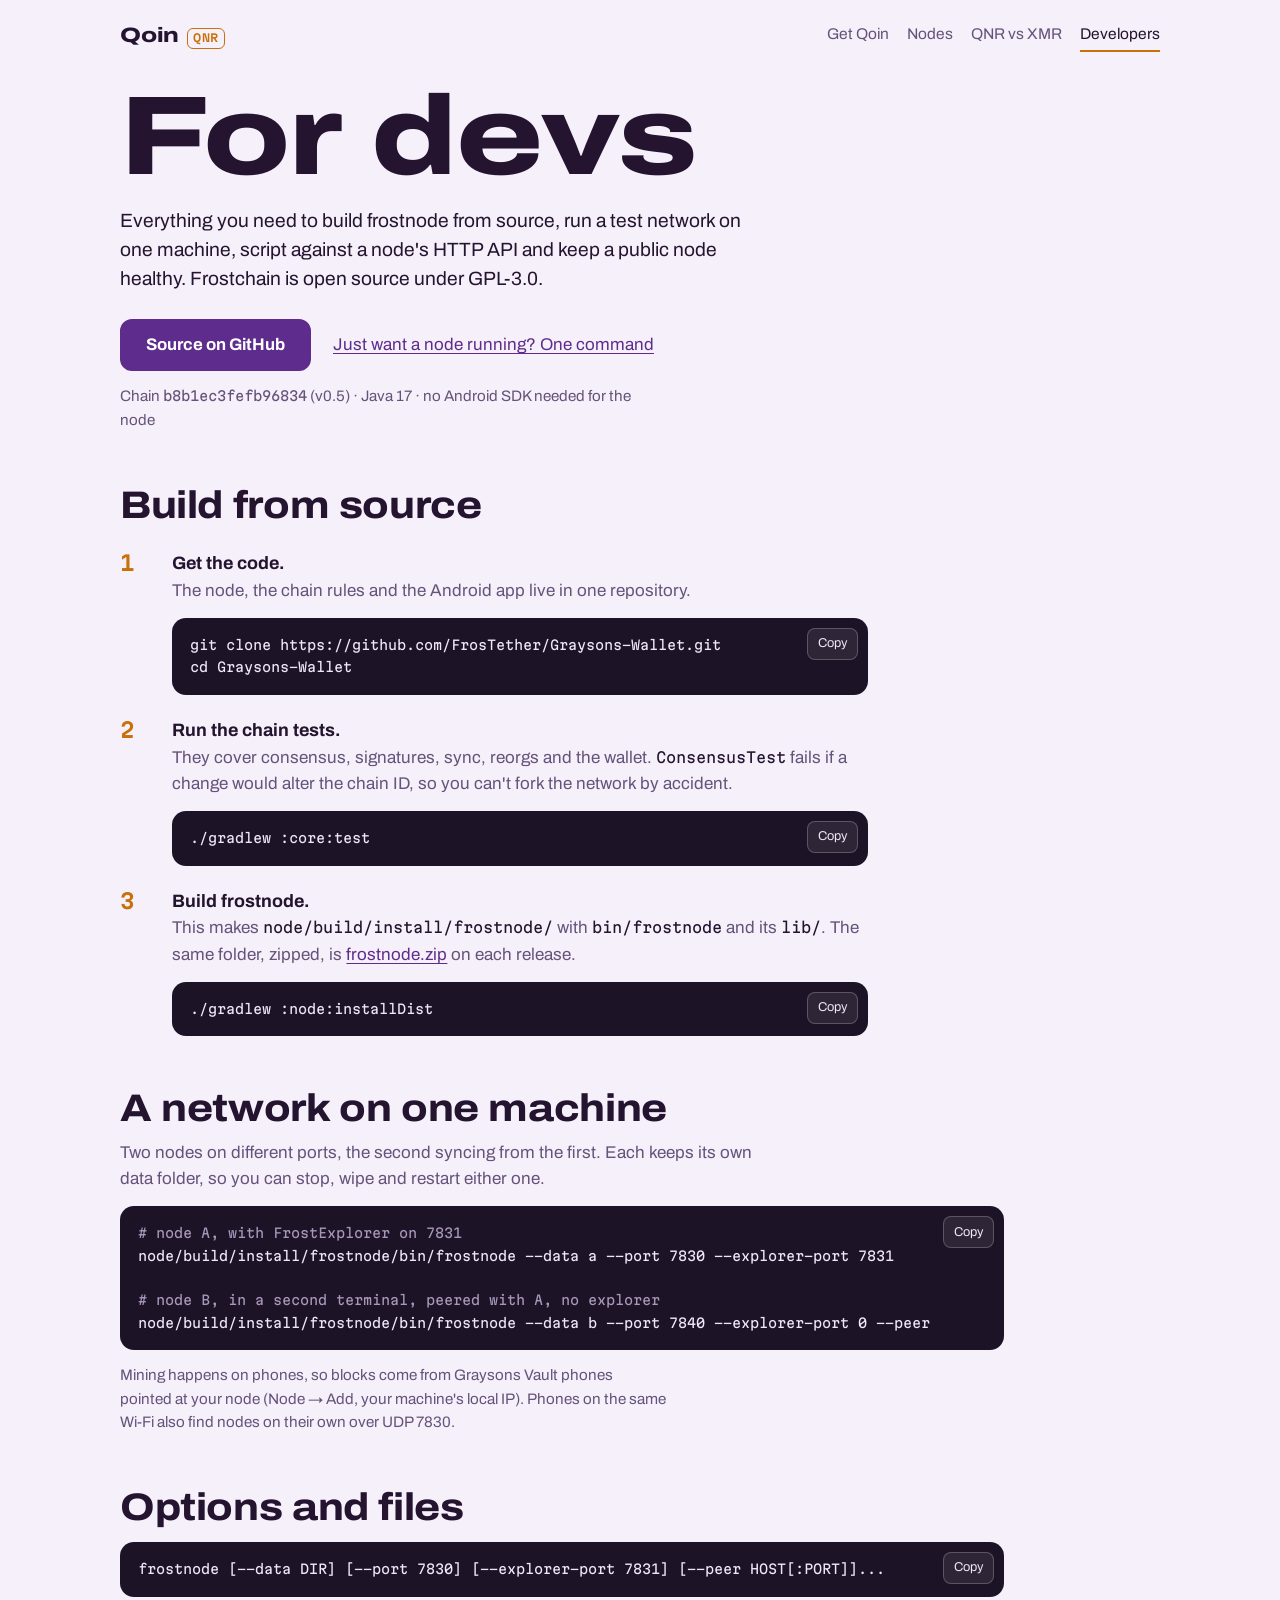
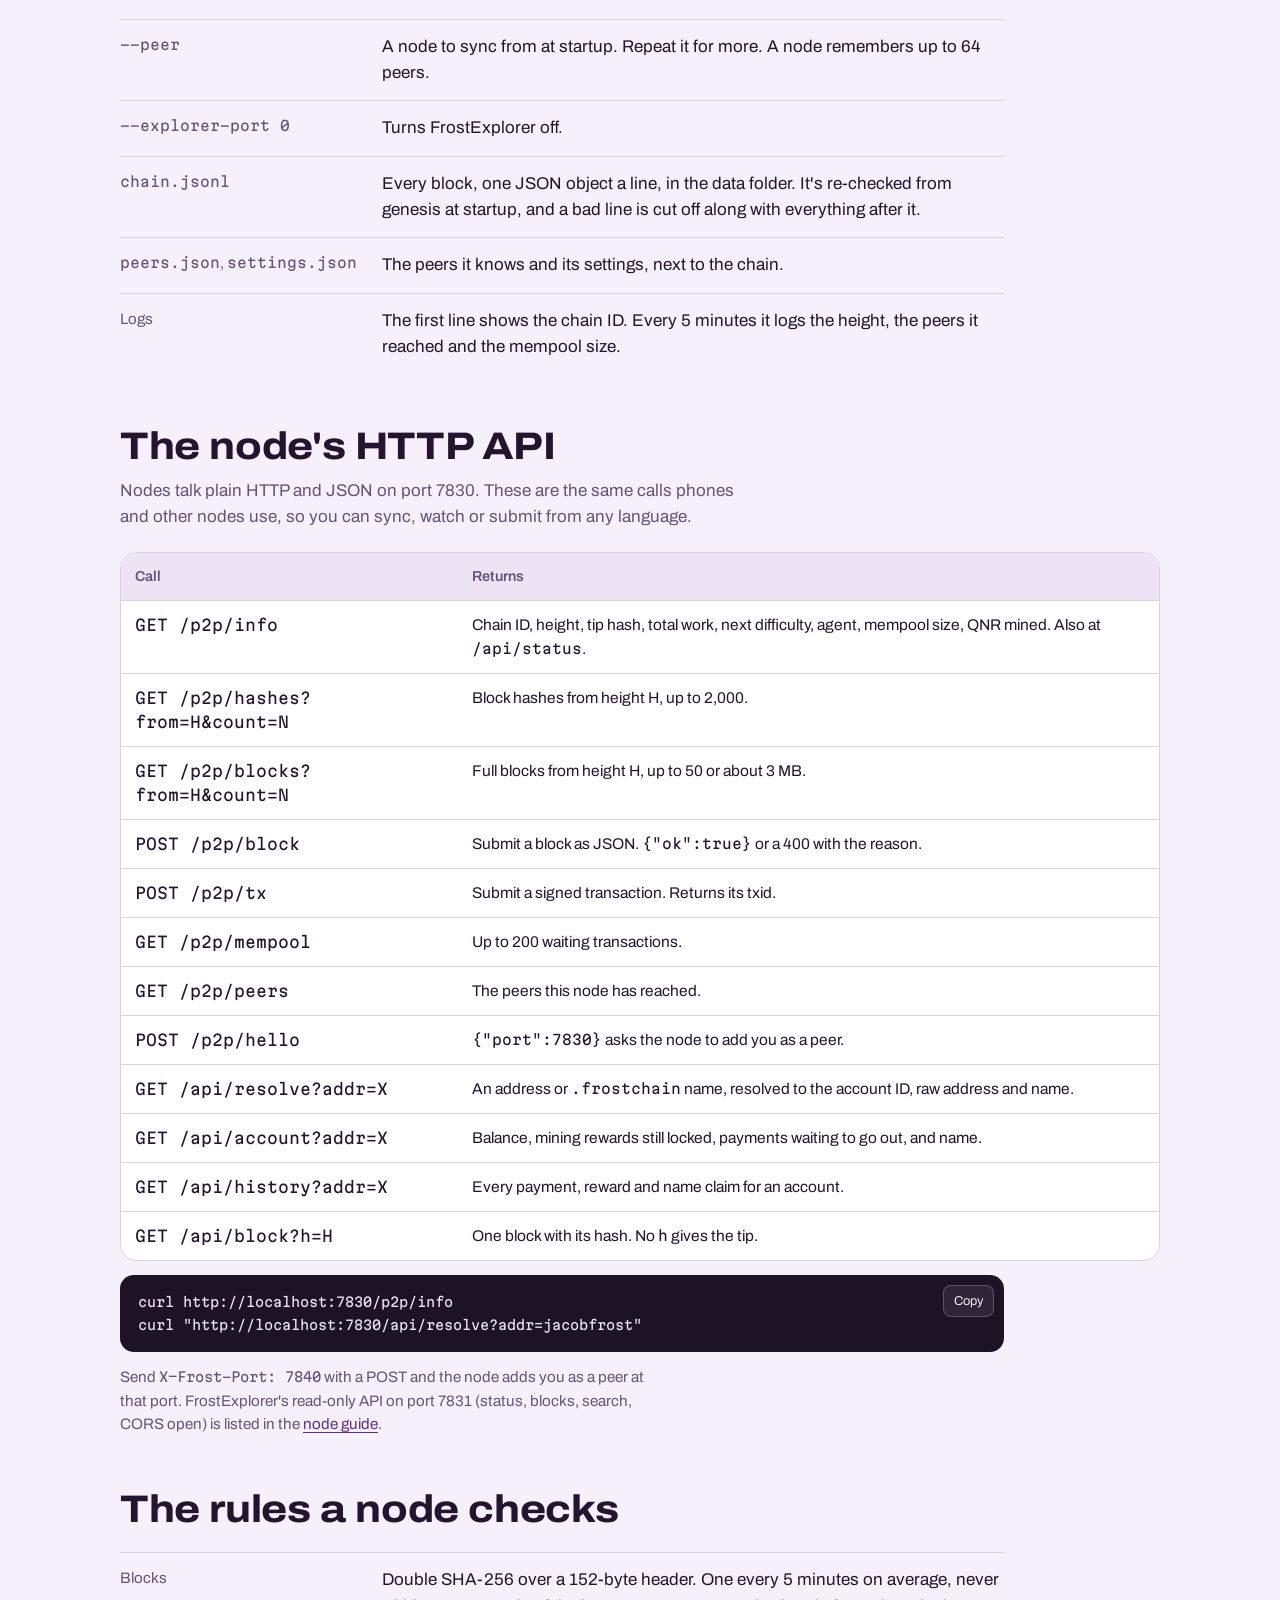
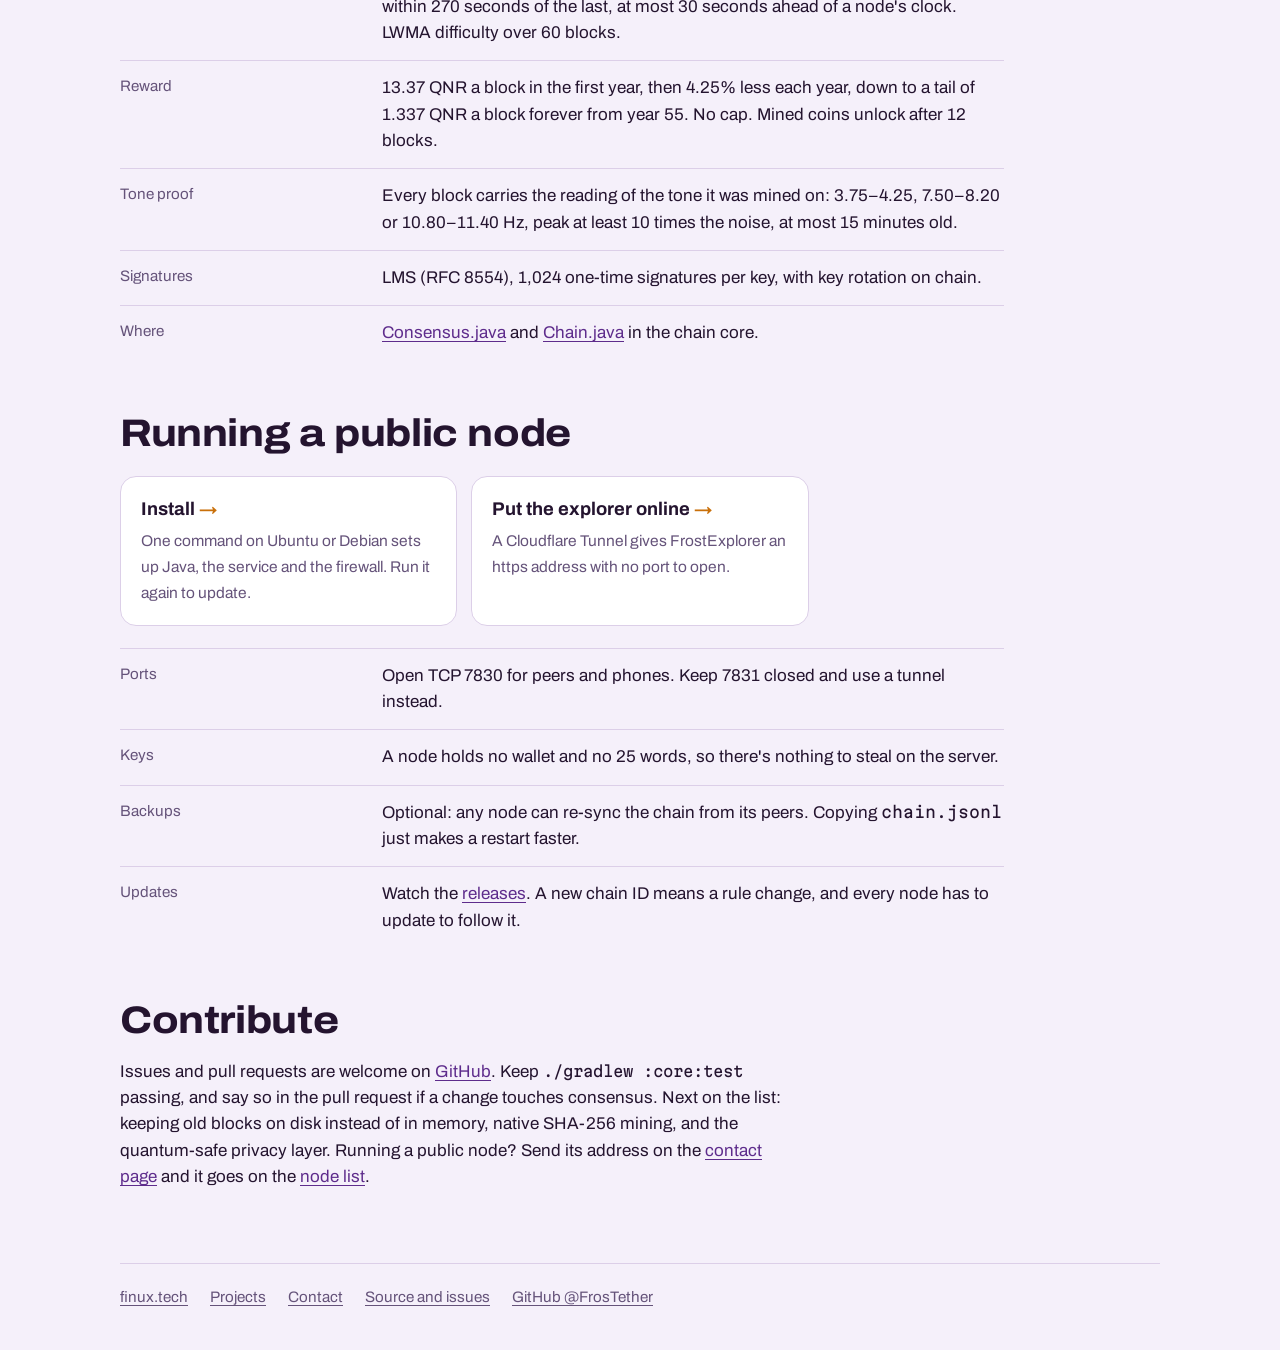
<file: dev/index.html>
<!doctype html>
<html lang="en">
<head>
<meta charset="utf-8">
<meta name="viewport" content="width=device-width, initial-scale=1, viewport-fit=cover">
<title>For developers | Qoin</title>
<meta name="description" content="Build frostnode from source, run a Frostchain test network on one machine, use the node&#x27;s HTTP API and keep a public node healthy.">
<link rel="canonical" href="https://get.finux.tech/dev/">
<meta name="theme-color" content="#f5f0fa" media="(prefers-color-scheme: light)">
<meta name="theme-color" content="#150e1a" media="(prefers-color-scheme: dark)">
<meta property="og:type" content="website">
<meta property="og:title" content="For developers">
<meta property="og:description" content="Build frostnode from source, run a Frostchain test network on one machine, use the node&#x27;s HTTP API and keep a public node healthy.">
<meta property="og:url" content="https://get.finux.tech/dev/">
<meta property="og:image" content="https://get.finux.tech/og/dev.png">
<meta property="og:image:width" content="1200">
<meta property="og:image:height" content="630">
<meta property="og:image:alt" content="For developers: build, run and script Frostchain nodes.">
<meta name="twitter:card" content="summary_large_image">
<link rel="icon" href="data:image/svg+xml,%3Csvg xmlns='http://www.w3.org/2000/svg' viewBox='0 0 32 32'%3E%3Ccircle cx='16' cy='16' r='15' fill='%23150e1a'/%3E%3Ccircle cx='16' cy='16' r='8' fill='%23ffb547'/%3E%3C/svg%3E">
<link rel="preload" href="/fonts/archivo.woff" as="font" type="font/woff" crossorigin>
<style>
@font-face { font-family: "Archivo"; src: url("/fonts/archivo.woff") format("woff");
  font-weight: 100 900; font-stretch: 62% 125%; font-display: swap; }
@font-face { font-family: "Martian Mono"; src: url("/fonts/martian-mono.woff") format("woff");
  font-weight: 100 800; font-stretch: 75% 112.5%; font-display: swap; }
:root {
  --ground: #f5f0fa;
  --surface: #ffffff;
  --sunk: #ece3f4;
  --ink: #24142f;
  --muted: #65537a;
  --line: #dccfe8;
  --plum: #5e2c8c;
  --plum-ink: #ffffff;
  --lamp: #c9700a;
  --lamp-soft: rgba(232, 144, 28, 0.22);
  --lamp-glow: rgba(232, 144, 28, 0.45);
  --wave: #5e2c8c;
  --wave-fill: rgba(94, 44, 140, 0.12);
  --note: #fbf1e3;
  --note-ink: #5b3a06;
  --code: #1d1326;
  --code-ink: #efe6f7;
  --code-dim: #a897ba;
  --good: #23784a;
  --bad: #a3302b;
  color-scheme: light;
}
@media (prefers-color-scheme: dark) {
  :root:not([data-theme="light"]) {
    --ground: #150e1a;
    --surface: #20152a;
    --sunk: #1a1122;
    --ink: #f1eaf7;
    --muted: #b4a5c3;
    --line: #3a2a48;
    --plum: #cba6f7;
    --plum-ink: #1a0f22;
    --lamp: #ffb547;
    --lamp-soft: rgba(255, 181, 71, 0.18);
    --lamp-glow: rgba(255, 181, 71, 0.5);
    --wave: #cba6f7;
    --wave-fill: rgba(203, 166, 247, 0.14);
    --note: #2a1f1a;
    --note-ink: #f3e3c8;
    --code: #0f0914;
    --code-ink: #efe6f7;
    --code-dim: #9a89ad;
    --good: #6fd39b;
    --bad: #ff8a80;
    color-scheme: dark;
  }
}
:root[data-theme="dark"] {
  --ground: #150e1a;
  --surface: #20152a;
  --sunk: #1a1122;
  --ink: #f1eaf7;
  --muted: #b4a5c3;
  --line: #3a2a48;
  --plum: #cba6f7;
  --plum-ink: #1a0f22;
  --lamp: #ffb547;
  --lamp-soft: rgba(255, 181, 71, 0.18);
  --lamp-glow: rgba(255, 181, 71, 0.5);
  --wave: #cba6f7;
  --wave-fill: rgba(203, 166, 247, 0.14);
  --note: #2a1f1a;
  --note-ink: #f3e3c8;
  --code: #0f0914;
  --code-ink: #efe6f7;
  --code-dim: #9a89ad;
  --good: #6fd39b;
  --bad: #ff8a80;
  color-scheme: dark;
}

* { box-sizing: border-box; }
html { -webkit-text-size-adjust: 100%; }
body {
  margin: 0;
  background: var(--ground);
  color: var(--ink);
  font-family: "Archivo", system-ui, -apple-system, "Segoe UI", Roboto, sans-serif;
  font-size: 1.0625rem;
  line-height: 1.55;
  font-variation-settings: "wdth" 100;
  overflow-wrap: break-word;
}
a { color: var(--plum); text-underline-offset: 0.18em; }
a:hover { text-decoration-thickness: 2px; }
:focus-visible { outline: 3px solid var(--lamp); outline-offset: 3px; border-radius: 4px; }
.mono { font-family: "Martian Mono", ui-monospace, "SFMono-Regular", Menlo, Consolas, monospace; font-variant-numeric: tabular-nums; }
.sr-only { position: absolute; width: 1px; height: 1px; padding: 0; margin: -1px; overflow: hidden; clip: rect(0 0 0 0); white-space: nowrap; border: 0; }
[hidden] { display: none !important; }

.wrap { max-width: 1080px; margin: 0 auto; padding-inline: 20px; }

/* Header: the brand, then the four pages */
.top { display: flex; flex-wrap: wrap; justify-content: space-between; align-items: center; gap: 10px 18px; padding-block: 18px 6px; }
.brand { display: inline-flex; align-items: baseline; gap: 8px; color: var(--ink); text-decoration: none; font-weight: 800; font-size: 1.3rem; font-variation-settings: "wdth" 125; letter-spacing: -0.01em; }
.brand .tick { font-size: 0.68rem; font-weight: 600; letter-spacing: 0.06em; color: var(--lamp); border: 1.5px solid currentColor; border-radius: 6px; padding: 1px 5px; }
.top nav { display: flex; flex-wrap: wrap; gap: 4px 18px; }
.top nav a { color: var(--muted); text-decoration: none; font-size: 0.97rem; white-space: nowrap; padding-block: 4px; border-bottom: 2px solid transparent; }
.top nav a:hover { color: var(--ink); }
.top nav a[aria-current="page"] { color: var(--ink); border-bottom-color: var(--lamp); }

/* Page opener */
.opener { padding-block: 28px 8px; }
h1 {
  margin: 0;
  font-size: clamp(3.1rem, 15.5vw, 7rem);
  line-height: 0.92;
  font-weight: 800;
  font-variation-settings: "wdth" 125;
  letter-spacing: -0.015em;
  text-wrap: balance;
}
h1.long { font-size: clamp(2.6rem, 11.5vw, 5.6rem); }
.lede { margin: 18px 0 0; font-size: 1.2rem; line-height: 1.5; max-width: 34em; color: var(--ink); }
.cta { display: flex; flex-wrap: wrap; align-items: center; gap: 12px 22px; margin-top: 26px; }
.btn {
  display: inline-flex; align-items: center; justify-content: center; gap: 10px;
  min-height: 52px; padding: 0 24px; border-radius: 12px;
  font: inherit; font-weight: 700; font-size: 1.05rem; text-decoration: none; cursor: pointer;
  border: 2px solid var(--plum); background: var(--plum); color: var(--plum-ink);
}
.btn:hover { filter: brightness(1.06); }
.btn.quiet { background: transparent; color: var(--plum); }
.btn.small { min-height: 40px; padding: 0 14px; font-size: 0.95rem; border-radius: 10px; }
.btn[disabled] { opacity: 0.5; cursor: default; filter: none; }
.fine { margin: 14px 0 0; color: var(--muted); font-size: 0.95rem; max-width: 36em; }

/* Sections */
section { padding-block: 44px 8px; }
h2 {
  margin: 0 0 10px;
  font-size: clamp(1.7rem, 5.4vw, 2.4rem);
  line-height: 1.08;
  font-weight: 750;
  font-variation-settings: "wdth" 112;
  letter-spacing: -0.01em;
  text-wrap: balance;
}
h3 { margin: 0 0 6px; font-size: 1.15rem; line-height: 1.3; font-weight: 700; }
.intro { margin: 0; max-width: 38em; color: var(--muted); }
p.body { max-width: 40em; }

/* Steps: a real sequence, so numbered */
.steps { list-style: none; counter-reset: step; margin: 24px 0 0; padding: 0; display: grid; gap: 22px; max-width: 44em; }
.steps li { counter-increment: step; display: grid; grid-template-columns: 2.4rem minmax(0, 1fr); gap: 0 14px; }
.steps li::before {
  content: counter(step); grid-row: span 3;
  font-family: "Martian Mono", ui-monospace, monospace; font-weight: 600; font-size: 1.3rem; line-height: 1.6rem;
  color: var(--lamp);
}
.steps b { font-size: 1.12rem; }
.steps span { color: var(--muted); }
.steps .mono { font-size: 0.86em; color: var(--ink); }

/* Facts: term on the left, detail on the right */
.facts { margin: 22px 0 0; display: grid; grid-template-columns: minmax(0, 1fr); max-width: 52em; }
.facts div { display: grid; grid-template-columns: minmax(0, 1fr); gap: 2px; padding-block: 14px; border-top: 1px solid var(--line); }
.facts dt { color: var(--muted); font-size: 0.95rem; }
.facts dd { margin: 0; }
.facts .mono { font-size: 0.92em; }
.facts .nowrap { white-space: nowrap; }

/* Link cards to the other pages */
.cards { list-style: none; margin: 22px 0 0; padding: 0; display: grid; grid-template-columns: minmax(0, 1fr); gap: 14px; }
.cards a { display: block; height: 100%; padding: 18px 20px; border-radius: 16px; border: 1px solid var(--line); background: var(--surface); color: var(--ink); text-decoration: none; }
.cards a:hover { border-color: var(--plum); }
.cards b { display: block; font-size: 1.15rem; margin-bottom: 4px; }
.cards span { color: var(--muted); font-size: 0.97rem; }
.cards b::after { content: " →"; color: var(--lamp); }

/* Commands to copy: the button sits beside the code, so long lines scroll without running under it */
.cmd { display: grid; grid-template-columns: minmax(0, 1fr) auto; align-items: start; margin: 14px 0 0; border-radius: 14px; background: var(--code); color: var(--code-ink); max-width: 52em; }
.cmd pre { margin: 0; padding: 16px 4px 16px 18px; overflow-x: auto; font-family: "Martian Mono", ui-monospace, Menlo, Consolas, monospace; font-size: 0.82rem; line-height: 1.7; }
.cmd .c { color: var(--code-dim); }
.cmd button { margin: 10px 10px 0 6px; min-height: 32px; padding: 0 10px; border-radius: 8px; border: 1px solid rgba(255,255,255,0.22); background: rgba(255,255,255,0.08); color: var(--code-ink); font: inherit; font-size: 0.8rem; cursor: pointer; }
.cmd button:hover { background: rgba(255,255,255,0.16); }
p .mono, li > span .mono { font-size: 0.88em; }
code { font-family: "Martian Mono", ui-monospace, Menlo, Consolas, monospace; font-size: 0.86em; background: var(--sunk); padding: 1px 6px; border-radius: 6px; overflow-wrap: anywhere; }

/* Tabs */
.tabs { display: flex; flex-wrap: wrap; gap: 8px; margin: 22px 0 0; }
.tabs button { min-height: 44px; padding: 0 16px; border-radius: 999px; border: 2px solid var(--line); background: transparent; color: var(--ink); font: inherit; font-weight: 600; cursor: pointer; }
.tabs button[aria-selected="true"] { border-color: var(--lamp); background: var(--lamp-soft); }
.panel { padding-top: 6px; }

/* Tables */
.table { margin: 22px 0 0; overflow-x: auto; border: 1px solid var(--line); border-radius: 16px; background: var(--surface); }
table { border-collapse: collapse; width: 100%; min-width: 640px; font-size: 0.97rem; }
th, td { text-align: left; vertical-align: top; padding: 12px 14px; border-top: 1px solid var(--line); }
thead th { border-top: 0; font-size: 0.9rem; color: var(--muted); font-weight: 600; background: var(--sunk); }
tbody th { font-weight: 600; color: var(--muted); width: 20%; }
td .mono { font-size: 0.9em; }

.note { margin: 14px 0 0; padding: 12px 16px; border-radius: 12px; background: var(--note); color: var(--note-ink); max-width: 44em; }
.print { color: var(--muted); max-width: 46em; }
footer { margin-top: 48px; padding-block: 22px 40px; border-top: 1px solid var(--line); display: flex; flex-wrap: wrap; gap: 8px 22px; font-size: 0.95rem; }
footer a { color: var(--muted); }

@media (min-width: 760px) {
  .facts div { grid-template-columns: 14em minmax(0, 1fr); gap: 24px; }
  .cards { grid-template-columns: repeat(3, minmax(0, 1fr)); }
  .cards.two { grid-template-columns: repeat(2, minmax(0, 1fr)); }
}
/* On phones the API table becomes a list: each call on its own line, what it returns under it. */
@media (max-width: 640px) {
  #api table { min-width: 0; }
  #api thead { display: none; }
  #api tr { display: block; padding: 12px 16px; }
  #api tr + tr { border-top: 1px solid var(--line); }
  #api td { display: block; padding: 0; border: 0; }
  #api td.mono { font-size: 0.9rem; font-weight: 600; margin-bottom: 4px; overflow-wrap: anywhere; }
}
</style>
</head>
<body>
<div class="wrap">
  <header class="top">
    <a class="brand" href="/">Qoin <span class="tick mono">QNR</span></a>
    <nav aria-label="Qoin">
      <a href="/">Get Qoin</a>
      <a href="/node/">Nodes</a>
      <a href="/qnr/">QNR vs XMR</a>
      <a href="/dev/" aria-current="page">Developers</a>
    </nav>
  </header>
  <main>
    <div class="opener">
      <h1>For devs</h1>
      <p class="lede">Everything you need to build frostnode from source, run a test network on one machine, script against a node's HTTP API and keep a public node healthy. Frostchain is open source under GPL-3.0.</p>
      <div class="cta">
        <a class="btn" href="https://github.com/FrosTether/Graysons-Wallet">Source on GitHub</a>
        <a href="/node/">Just want a node running? One command</a>
      </div>
      <p class="fine">Chain <span class="mono">b8b1ec3fefb96834</span> (v0.5) · Java 17 · no Android SDK needed for the node</p>
    </div>

    <section id="build" aria-labelledby="build-h">
      <h2 id="build-h">Build from source</h2>
      <ol class="steps">
        <li><b>Get the code.</b><span>The node, the chain rules and the Android app live in one repository.</span>
          <div class="cmd"><pre>git clone https://github.com/FrosTether/Graysons-Wallet.git
cd Graysons-Wallet</pre><button type="button" data-copy>Copy</button></div>
        </li>
        <li><b>Run the chain tests.</b><span>They cover consensus, signatures, sync, reorgs and the wallet. <span class="mono">ConsensusTest</span> fails if a change would alter the chain ID, so you can't fork the network by accident.</span>
          <div class="cmd"><pre>./gradlew :core:test</pre><button type="button" data-copy>Copy</button></div>
        </li>
        <li><b>Build frostnode.</b><span>This makes <span class="mono">node/build/install/frostnode/</span> with <span class="mono">bin/frostnode</span> and its <span class="mono">lib/</span>. The same folder, zipped, is <a href="https://github.com/FrosTether/Graysons-Wallet/releases/latest/download/frostnode.zip">frostnode.zip</a> on each release.</span>
          <div class="cmd"><pre>./gradlew :node:installDist</pre><button type="button" data-copy>Copy</button></div>
        </li>
      </ol>
    </section>

    <section id="testnet" aria-labelledby="testnet-h">
      <h2 id="testnet-h">A network on one machine</h2>
      <p class="intro">Two nodes on different ports, the second syncing from the first. Each keeps its own data folder, so you can stop, wipe and restart either one.</p>
      <div class="cmd"><pre><span class="c"># node A, with FrostExplorer on 7831</span>
node/build/install/frostnode/bin/frostnode --data a --port 7830 --explorer-port 7831

<span class="c"># node B, in a second terminal, peered with A, no explorer</span>
node/build/install/frostnode/bin/frostnode --data b --port 7840 --explorer-port 0 --peer 127.0.0.1:7830</pre><button type="button" data-copy>Copy</button></div>
      <p class="fine">Mining happens on phones, so blocks come from Graysons Vault phones pointed at your node (Node → Add, your machine's local IP). Phones on the same Wi-Fi also find nodes on their own over UDP 7830.</p>
    </section>

    <section id="options" aria-labelledby="options-h">
      <h2 id="options-h">Options and files</h2>
      <div class="cmd"><pre>frostnode [--data DIR] [--port 7830] [--explorer-port 7831] [--peer HOST[:PORT]]...</pre><button type="button" data-copy>Copy</button></div>
      <dl class="facts">
        <div><dt><span class="mono">--peer</span></dt><dd>A node to sync from at startup. Repeat it for more. A node remembers up to 64 peers.</dd></div>
        <div><dt><span class="mono">--explorer-port 0</span></dt><dd>Turns FrostExplorer off.</dd></div>
        <div><dt><span class="mono">chain.jsonl</span></dt><dd>Every block, one JSON object a line, in the data folder. It's re-checked from genesis at startup, and a bad line is cut off along with everything after it.</dd></div>
        <div><dt><span class="mono">peers.json</span>, <span class="mono">settings.json</span></dt><dd>The peers it knows and its settings, next to the chain.</dd></div>
        <div><dt>Logs</dt><dd>The first line shows the chain ID. Every 5 minutes it logs the height, the peers it reached and the mempool size.</dd></div>
      </dl>
    </section>

    <section id="api" aria-labelledby="api-h">
      <h2 id="api-h">The node's HTTP API</h2>
      <p class="intro">Nodes talk plain HTTP and JSON on port 7830. These are the same calls phones and other nodes use, so you can sync, watch or submit from any language.</p>
      <div class="table">
        <table>
          <thead><tr><th scope="col">Call</th><th scope="col">Returns</th></tr></thead>
          <tbody>
            <tr><td class="mono">GET /p2p/info</td><td>Chain ID, height, tip hash, total work, next difficulty, agent, mempool size, QNR mined. Also at <span class="mono">/api/status</span>.</td></tr>
            <tr><td class="mono">GET /p2p/hashes?from=H&amp;count=N</td><td>Block hashes from height H, up to 2,000.</td></tr>
            <tr><td class="mono">GET /p2p/blocks?from=H&amp;count=N</td><td>Full blocks from height H, up to 50 or about 3 MB.</td></tr>
            <tr><td class="mono">POST /p2p/block</td><td>Submit a block as JSON. <span class="mono">{"ok":true}</span> or a 400 with the reason.</td></tr>
            <tr><td class="mono">POST /p2p/tx</td><td>Submit a signed transaction. Returns its txid.</td></tr>
            <tr><td class="mono">GET /p2p/mempool</td><td>Up to 200 waiting transactions.</td></tr>
            <tr><td class="mono">GET /p2p/peers</td><td>The peers this node has reached.</td></tr>
            <tr><td class="mono">POST /p2p/hello</td><td><span class="mono">{"port":7830}</span> asks the node to add you as a peer.</td></tr>
            <tr><td class="mono">GET /api/resolve?addr=X</td><td>An address or <span class="mono">.frostchain</span> name, resolved to the account ID, raw address and name.</td></tr>
            <tr><td class="mono">GET /api/account?addr=X</td><td>Balance, mining rewards still locked, payments waiting to go out, and name.</td></tr>
            <tr><td class="mono">GET /api/history?addr=X</td><td>Every payment, reward and name claim for an account.</td></tr>
            <tr><td class="mono">GET /api/block?h=H</td><td>One block with its hash. No <span class="mono">h</span> gives the tip.</td></tr>
          </tbody>
        </table>
      </div>
      <div class="cmd"><pre>curl http://localhost:7830/p2p/info
curl "http://localhost:7830/api/resolve?addr=jacobfrost"</pre><button type="button" data-copy>Copy</button></div>
      <p class="fine">Send <span class="mono">X-Frost-Port: 7840</span> with a POST and the node adds you as a peer at that port. FrostExplorer's read-only API on port 7831 (status, blocks, search, CORS open) is listed in the <a href="https://github.com/FrosTether/Graysons-Wallet/blob/main/node/README.md#frostexplorer">node guide</a>.</p>
    </section>

    <section id="rules" aria-labelledby="rules-h">
      <h2 id="rules-h">The rules a node checks</h2>
      <dl class="facts">
        <div><dt>Blocks</dt><dd>Double SHA-256 over a 152-byte header. One every 5 minutes on average, never within 270 seconds of the last, at most 30 seconds ahead of a node's clock. LWMA difficulty over 60 blocks.</dd></div>
        <div><dt>Reward</dt><dd>13.37 QNR a block in the first year, then 4.25% less each year, down to a tail of 1.337 QNR a block forever from year 55. No cap. Mined coins unlock after 12 blocks.</dd></div>
        <div><dt>Tone proof</dt><dd>Every block carries the reading of the tone it was mined on: 3.75–4.25, 7.50–8.20 or 10.80–11.40 Hz, peak at least 10 times the noise, at most 15 minutes old.</dd></div>
        <div><dt>Signatures</dt><dd>LMS (RFC 8554), 1,024 one-time signatures per key, with key rotation on chain.</dd></div>
        <div><dt>Where</dt><dd><a href="https://github.com/FrosTether/Graysons-Wallet/blob/main/core/src/main/java/com/frostether/frostchain/Consensus.java">Consensus.java</a> and <a href="https://github.com/FrosTether/Graysons-Wallet/blob/main/core/src/main/java/com/frostether/frostchain/Chain.java">Chain.java</a> in the chain core.</dd></div>
      </dl>
    </section>

    <section id="operate" aria-labelledby="operate-h">
      <h2 id="operate-h">Running a public node</h2>
      <ul class="cards">
        <li><a href="/node/"><b>Install</b><span>One command on Ubuntu or Debian sets up Java, the service and the firewall. Run it again to update.</span></a></li>
        <li><a href="https://github.com/FrosTether/Graysons-Wallet/blob/main/node/README.md#put-it-on-explorerfinuxtech"><b>Put the explorer online</b><span>A Cloudflare Tunnel gives FrostExplorer an https address with no port to open.</span></a></li>
      </ul>
      <dl class="facts">
        <div><dt>Ports</dt><dd>Open TCP 7830 for peers and phones. Keep 7831 closed and use a tunnel instead.</dd></div>
        <div><dt>Keys</dt><dd>A node holds no wallet and no 25 words, so there's nothing to steal on the server.</dd></div>
        <div><dt>Backups</dt><dd>Optional: any node can re-sync the chain from its peers. Copying <span class="mono">chain.jsonl</span> just makes a restart faster.</dd></div>
        <div><dt>Updates</dt><dd>Watch the <a href="https://github.com/FrosTether/Graysons-Wallet/releases">releases</a>. A new chain ID means a rule change, and every node has to update to follow it.</dd></div>
      </dl>
    </section>

    <section id="contribute" aria-labelledby="contribute-h">
      <h2 id="contribute-h">Contribute</h2>
      <p class="body">Issues and pull requests are welcome on <a href="https://github.com/FrosTether/Graysons-Wallet">GitHub</a>. Keep <span class="mono">./gradlew :core:test</span> passing, and say so in the pull request if a change touches consensus. Next on the list: keeping old blocks on disk instead of in memory, native SHA-256 mining, and the quantum-safe privacy layer. Running a public node? Send its address on the <a href="https://finux.tech/contact">contact page</a> and it goes on the <a href="/node/#public">node list</a>.</p>
    </section>
  </main>
  <footer>
    <a href="https://finux.tech/">finux.tech</a>
    <a href="https://finux.tech/projects">Projects</a>
    <a href="https://finux.tech/contact">Contact</a>
    <a href="https://github.com/FrosTether/Graysons-Wallet">Source and issues</a>
    <a href="https://github.com/FrosTether">GitHub @FrosTether</a>
  </footer>
</div>
<script>
(function () {
  'use strict';
  // Copy buttons next to commands and addresses: copy the text of the <pre> or [data-copy-text] they sit beside.
  function copyText(text, btn) {
    var done = function () {
      var was = btn.textContent;
      btn.textContent = 'Copied';
      setTimeout(function () { btn.textContent = was; }, 1400);
    };
    var fallback = function () {
      var ta = document.createElement('textarea');
      ta.value = text; ta.setAttribute('readonly', ''); ta.style.position = 'fixed'; ta.style.opacity = '0';
      document.body.appendChild(ta); ta.select();
      try { document.execCommand('copy'); done(); } catch (e) { /* the text stays selectable */ }
      document.body.removeChild(ta);
    };
    if (navigator.clipboard && navigator.clipboard.writeText) navigator.clipboard.writeText(text).then(done, fallback);
    else fallback();
  }
  document.addEventListener('click', function (e) {
    var btn = e.target.closest ? e.target.closest('[data-copy]') : null;
    if (!btn) return;
    var src = btn.getAttribute('data-copy');
    var text;
    if (src) {
      var el = document.getElementById(src);
      text = el ? (el.value !== undefined && el.tagName !== 'DIV' ? el.value : el.textContent) : '';
    } else {
      var pre = btn.parentNode.querySelector('pre');
      text = pre ? pre.textContent : '';
    }
    copyText(text.trim(), btn);
  });
  window.copyText = copyText;

  // Tabs: arrow keys move between them, the selected one shows its panel.
  Array.prototype.forEach.call(document.querySelectorAll('[role="tablist"]'), function (list) {
    var tabs = Array.prototype.slice.call(list.querySelectorAll('[role="tab"]'));
    function select(tab, focus) {
      tabs.forEach(function (t) {
        var on = t === tab;
        t.setAttribute('aria-selected', on ? 'true' : 'false');
        t.tabIndex = on ? 0 : -1;
        var panel = document.getElementById(t.getAttribute('aria-controls'));
        if (panel) panel.hidden = !on;
      });
      if (focus) tab.focus();
    }
    tabs.forEach(function (t, i) {
      t.addEventListener('click', function () { select(t, false); });
      t.addEventListener('keydown', function (e) {
        var j = e.key === 'ArrowRight' ? i + 1 : e.key === 'ArrowLeft' ? i - 1 : e.key === 'Home' ? 0 : e.key === 'End' ? tabs.length - 1 : -1;
        if (j === -1) return;
        e.preventDefault();
        select(tabs[(j + tabs.length) % tabs.length], true);
      });
    });
  });
})();
</script>
</body>
</html>
</file>
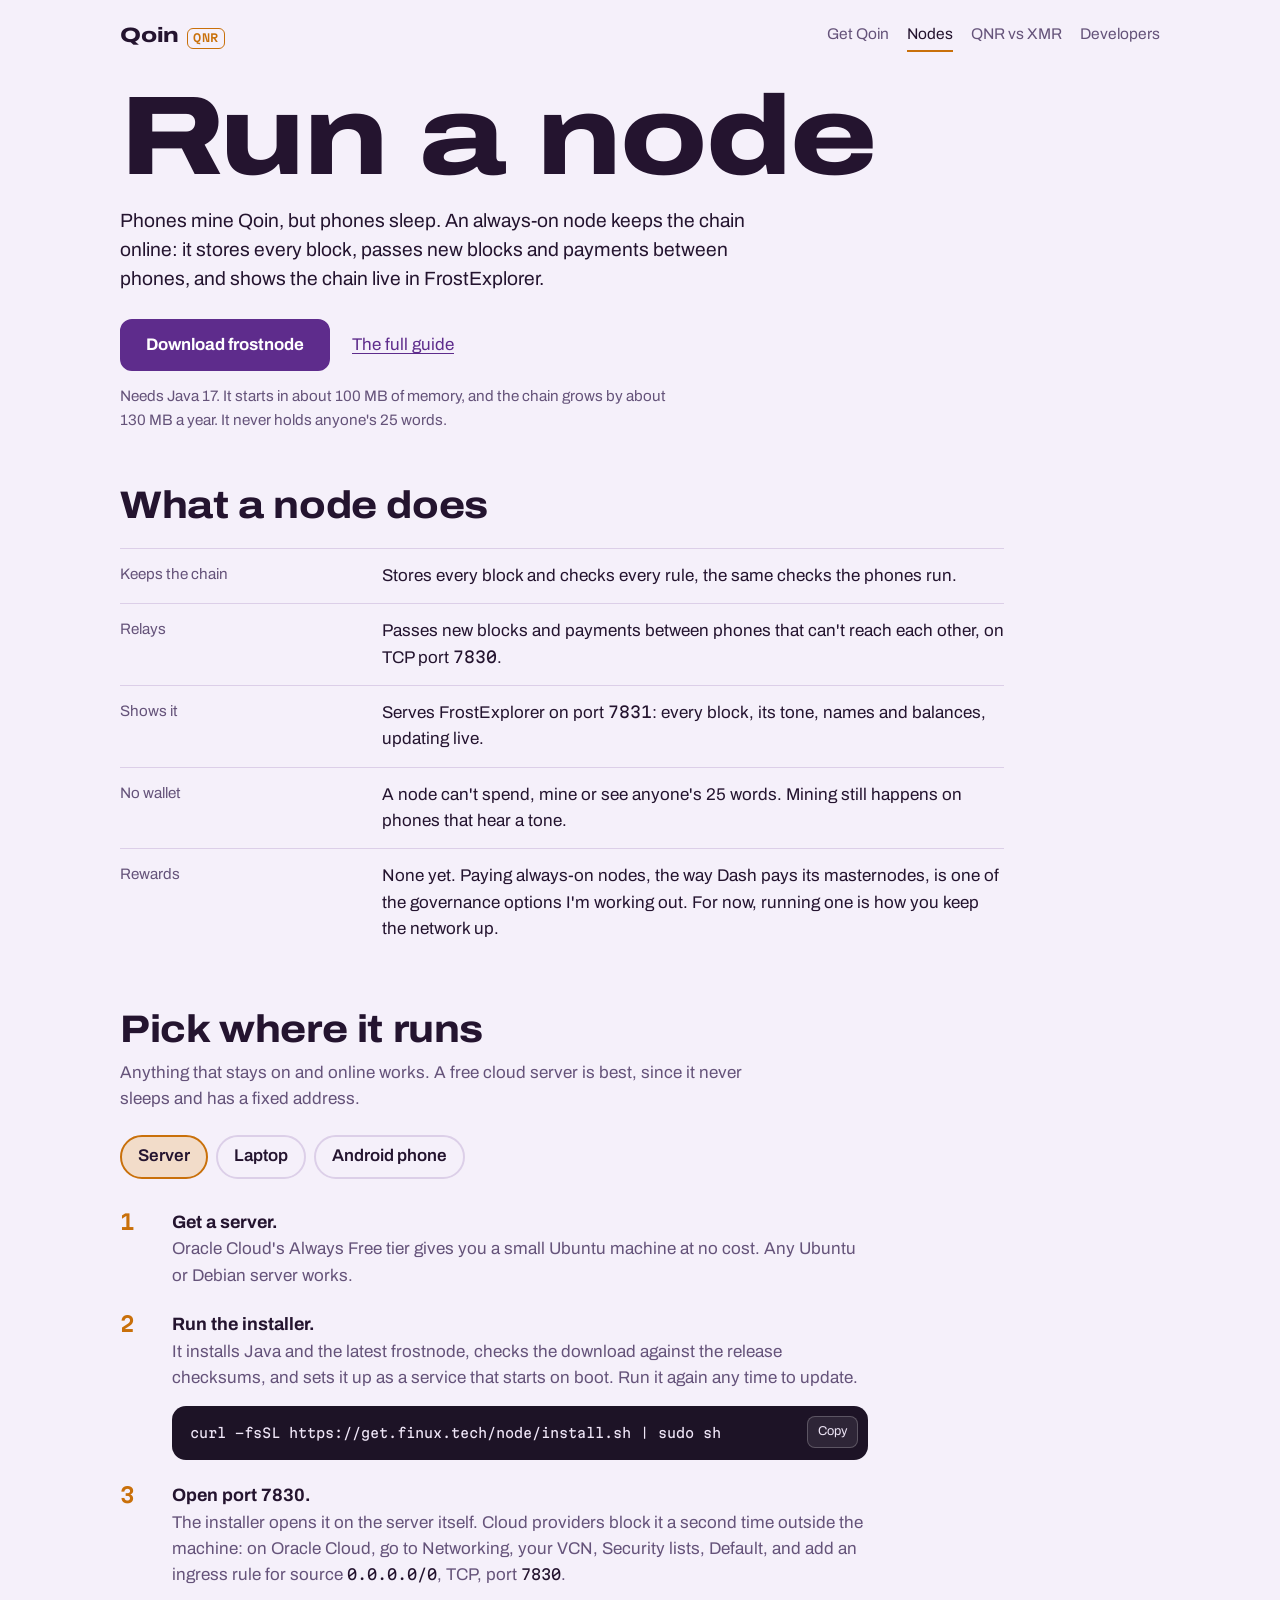
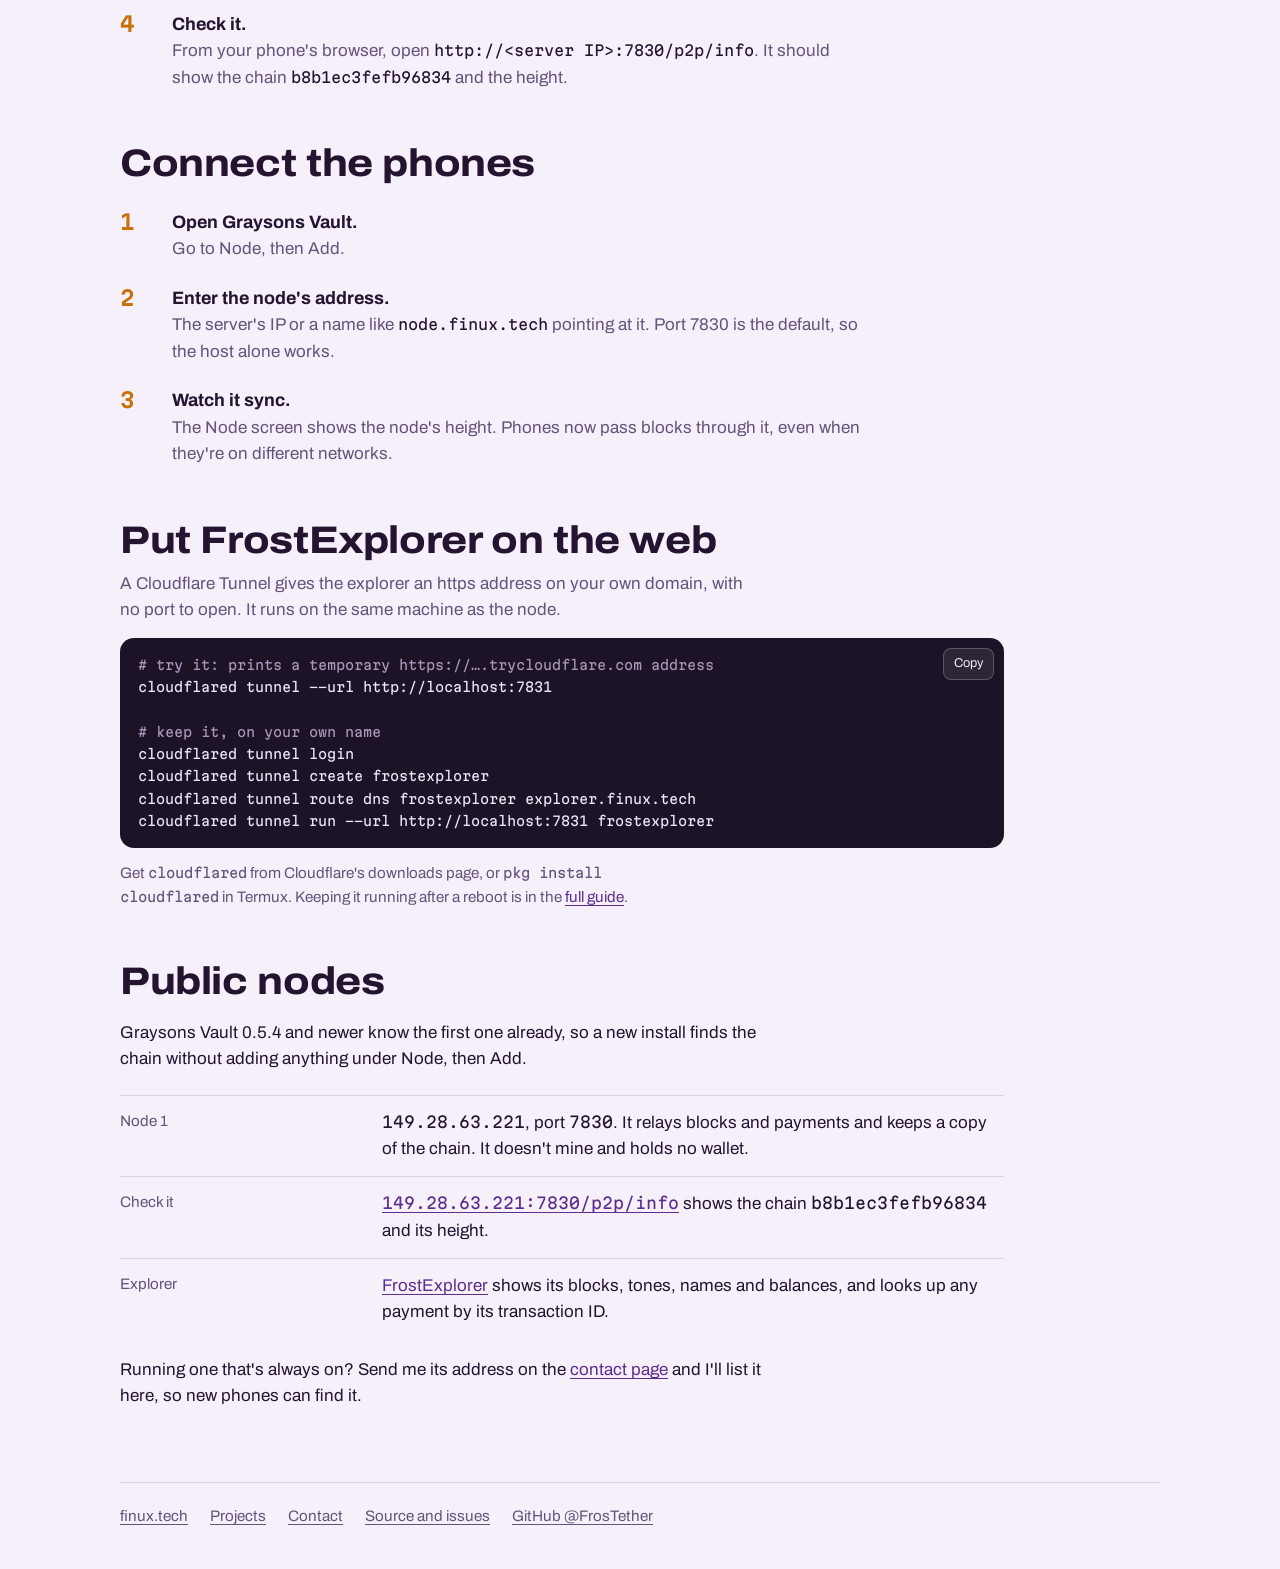
<file: node/index.html>
<!doctype html>
<html lang="en">
<head>
<meta charset="utf-8">
<meta name="viewport" content="width=device-width, initial-scale=1, viewport-fit=cover">
<title>Run a node | Qoin</title>
<meta name="description" content="Keep Frostchain online while phones sleep: run frostnode on a server, a laptop or a spare phone, and show the chain live in FrostExplorer.">
<link rel="canonical" href="https://get.finux.tech/node/">
<meta name="theme-color" content="#f5f0fa" media="(prefers-color-scheme: light)">
<meta name="theme-color" content="#150e1a" media="(prefers-color-scheme: dark)">
<meta property="og:type" content="website">
<meta property="og:title" content="Run a node">
<meta property="og:description" content="Keep Frostchain online while phones sleep: run frostnode on a server, a laptop or a spare phone, and show the chain live in FrostExplorer.">
<meta property="og:url" content="https://get.finux.tech/node/">
<meta property="og:image" content="https://get.finux.tech/og/node.png">
<meta property="og:image:width" content="1200">
<meta property="og:image:height" content="630">
<meta property="og:image:alt" content="Run a node: keep the chain online while phones sleep.">
<meta name="twitter:card" content="summary_large_image">
<link rel="icon" href="data:image/svg+xml,%3Csvg xmlns='http://www.w3.org/2000/svg' viewBox='0 0 32 32'%3E%3Ccircle cx='16' cy='16' r='15' fill='%23150e1a'/%3E%3Ccircle cx='16' cy='16' r='8' fill='%23ffb547'/%3E%3C/svg%3E">
<link rel="preload" href="/fonts/archivo.woff" as="font" type="font/woff" crossorigin>
<style>
@font-face { font-family: "Archivo"; src: url("/fonts/archivo.woff") format("woff");
  font-weight: 100 900; font-stretch: 62% 125%; font-display: swap; }
@font-face { font-family: "Martian Mono"; src: url("/fonts/martian-mono.woff") format("woff");
  font-weight: 100 800; font-stretch: 75% 112.5%; font-display: swap; }
:root {
  --ground: #f5f0fa;
  --surface: #ffffff;
  --sunk: #ece3f4;
  --ink: #24142f;
  --muted: #65537a;
  --line: #dccfe8;
  --plum: #5e2c8c;
  --plum-ink: #ffffff;
  --lamp: #c9700a;
  --lamp-soft: rgba(232, 144, 28, 0.22);
  --lamp-glow: rgba(232, 144, 28, 0.45);
  --wave: #5e2c8c;
  --wave-fill: rgba(94, 44, 140, 0.12);
  --note: #fbf1e3;
  --note-ink: #5b3a06;
  --code: #1d1326;
  --code-ink: #efe6f7;
  --code-dim: #a897ba;
  --good: #23784a;
  --bad: #a3302b;
  color-scheme: light;
}
@media (prefers-color-scheme: dark) {
  :root:not([data-theme="light"]) {
    --ground: #150e1a;
    --surface: #20152a;
    --sunk: #1a1122;
    --ink: #f1eaf7;
    --muted: #b4a5c3;
    --line: #3a2a48;
    --plum: #cba6f7;
    --plum-ink: #1a0f22;
    --lamp: #ffb547;
    --lamp-soft: rgba(255, 181, 71, 0.18);
    --lamp-glow: rgba(255, 181, 71, 0.5);
    --wave: #cba6f7;
    --wave-fill: rgba(203, 166, 247, 0.14);
    --note: #2a1f1a;
    --note-ink: #f3e3c8;
    --code: #0f0914;
    --code-ink: #efe6f7;
    --code-dim: #9a89ad;
    --good: #6fd39b;
    --bad: #ff8a80;
    color-scheme: dark;
  }
}
:root[data-theme="dark"] {
  --ground: #150e1a;
  --surface: #20152a;
  --sunk: #1a1122;
  --ink: #f1eaf7;
  --muted: #b4a5c3;
  --line: #3a2a48;
  --plum: #cba6f7;
  --plum-ink: #1a0f22;
  --lamp: #ffb547;
  --lamp-soft: rgba(255, 181, 71, 0.18);
  --lamp-glow: rgba(255, 181, 71, 0.5);
  --wave: #cba6f7;
  --wave-fill: rgba(203, 166, 247, 0.14);
  --note: #2a1f1a;
  --note-ink: #f3e3c8;
  --code: #0f0914;
  --code-ink: #efe6f7;
  --code-dim: #9a89ad;
  --good: #6fd39b;
  --bad: #ff8a80;
  color-scheme: dark;
}

* { box-sizing: border-box; }
html { -webkit-text-size-adjust: 100%; }
body {
  margin: 0;
  background: var(--ground);
  color: var(--ink);
  font-family: "Archivo", system-ui, -apple-system, "Segoe UI", Roboto, sans-serif;
  font-size: 1.0625rem;
  line-height: 1.55;
  font-variation-settings: "wdth" 100;
  overflow-wrap: break-word;
}
a { color: var(--plum); text-underline-offset: 0.18em; }
a:hover { text-decoration-thickness: 2px; }
:focus-visible { outline: 3px solid var(--lamp); outline-offset: 3px; border-radius: 4px; }
.mono { font-family: "Martian Mono", ui-monospace, "SFMono-Regular", Menlo, Consolas, monospace; font-variant-numeric: tabular-nums; }
.sr-only { position: absolute; width: 1px; height: 1px; padding: 0; margin: -1px; overflow: hidden; clip: rect(0 0 0 0); white-space: nowrap; border: 0; }
[hidden] { display: none !important; }

.wrap { max-width: 1080px; margin: 0 auto; padding-inline: 20px; }

/* Header: the brand, then the four pages */
.top { display: flex; flex-wrap: wrap; justify-content: space-between; align-items: center; gap: 10px 18px; padding-block: 18px 6px; }
.brand { display: inline-flex; align-items: baseline; gap: 8px; color: var(--ink); text-decoration: none; font-weight: 800; font-size: 1.3rem; font-variation-settings: "wdth" 125; letter-spacing: -0.01em; }
.brand .tick { font-size: 0.68rem; font-weight: 600; letter-spacing: 0.06em; color: var(--lamp); border: 1.5px solid currentColor; border-radius: 6px; padding: 1px 5px; }
.top nav { display: flex; flex-wrap: wrap; gap: 4px 18px; }
.top nav a { color: var(--muted); text-decoration: none; font-size: 0.97rem; white-space: nowrap; padding-block: 4px; border-bottom: 2px solid transparent; }
.top nav a:hover { color: var(--ink); }
.top nav a[aria-current="page"] { color: var(--ink); border-bottom-color: var(--lamp); }

/* Page opener */
.opener { padding-block: 28px 8px; }
h1 {
  margin: 0;
  font-size: clamp(3.1rem, 15.5vw, 7rem);
  line-height: 0.92;
  font-weight: 800;
  font-variation-settings: "wdth" 125;
  letter-spacing: -0.015em;
  text-wrap: balance;
}
h1.long { font-size: clamp(2.6rem, 11.5vw, 5.6rem); }
.lede { margin: 18px 0 0; font-size: 1.2rem; line-height: 1.5; max-width: 34em; color: var(--ink); }
.cta { display: flex; flex-wrap: wrap; align-items: center; gap: 12px 22px; margin-top: 26px; }
.btn {
  display: inline-flex; align-items: center; justify-content: center; gap: 10px;
  min-height: 52px; padding: 0 24px; border-radius: 12px;
  font: inherit; font-weight: 700; font-size: 1.05rem; text-decoration: none; cursor: pointer;
  border: 2px solid var(--plum); background: var(--plum); color: var(--plum-ink);
}
.btn:hover { filter: brightness(1.06); }
.btn.quiet { background: transparent; color: var(--plum); }
.btn.small { min-height: 40px; padding: 0 14px; font-size: 0.95rem; border-radius: 10px; }
.btn[disabled] { opacity: 0.5; cursor: default; filter: none; }
.fine { margin: 14px 0 0; color: var(--muted); font-size: 0.95rem; max-width: 36em; }

/* Sections */
section { padding-block: 44px 8px; }
h2 {
  margin: 0 0 10px;
  font-size: clamp(1.7rem, 5.4vw, 2.4rem);
  line-height: 1.08;
  font-weight: 750;
  font-variation-settings: "wdth" 112;
  letter-spacing: -0.01em;
  text-wrap: balance;
}
h3 { margin: 0 0 6px; font-size: 1.15rem; line-height: 1.3; font-weight: 700; }
.intro { margin: 0; max-width: 38em; color: var(--muted); }
p.body { max-width: 40em; }

/* Steps: a real sequence, so numbered */
.steps { list-style: none; counter-reset: step; margin: 24px 0 0; padding: 0; display: grid; gap: 22px; max-width: 44em; }
.steps li { counter-increment: step; display: grid; grid-template-columns: 2.4rem minmax(0, 1fr); gap: 0 14px; }
.steps li::before {
  content: counter(step); grid-row: span 3;
  font-family: "Martian Mono", ui-monospace, monospace; font-weight: 600; font-size: 1.3rem; line-height: 1.6rem;
  color: var(--lamp);
}
.steps b { font-size: 1.12rem; }
.steps span { color: var(--muted); }
.steps .mono { font-size: 0.86em; color: var(--ink); }

/* Facts: term on the left, detail on the right */
.facts { margin: 22px 0 0; display: grid; grid-template-columns: minmax(0, 1fr); max-width: 52em; }
.facts div { display: grid; grid-template-columns: minmax(0, 1fr); gap: 2px; padding-block: 14px; border-top: 1px solid var(--line); }
.facts dt { color: var(--muted); font-size: 0.95rem; }
.facts dd { margin: 0; }
.facts .mono { font-size: 0.92em; }
.facts .nowrap { white-space: nowrap; }

/* Link cards to the other pages */
.cards { list-style: none; margin: 22px 0 0; padding: 0; display: grid; grid-template-columns: minmax(0, 1fr); gap: 14px; }
.cards a { display: block; height: 100%; padding: 18px 20px; border-radius: 16px; border: 1px solid var(--line); background: var(--surface); color: var(--ink); text-decoration: none; }
.cards a:hover { border-color: var(--plum); }
.cards b { display: block; font-size: 1.15rem; margin-bottom: 4px; }
.cards span { color: var(--muted); font-size: 0.97rem; }
.cards b::after { content: " →"; color: var(--lamp); }

/* Commands to copy: the button sits beside the code, so long lines scroll without running under it */
.cmd { display: grid; grid-template-columns: minmax(0, 1fr) auto; align-items: start; margin: 14px 0 0; border-radius: 14px; background: var(--code); color: var(--code-ink); max-width: 52em; }
.cmd pre { margin: 0; padding: 16px 4px 16px 18px; overflow-x: auto; font-family: "Martian Mono", ui-monospace, Menlo, Consolas, monospace; font-size: 0.82rem; line-height: 1.7; }
.cmd .c { color: var(--code-dim); }
.cmd button { margin: 10px 10px 0 6px; min-height: 32px; padding: 0 10px; border-radius: 8px; border: 1px solid rgba(255,255,255,0.22); background: rgba(255,255,255,0.08); color: var(--code-ink); font: inherit; font-size: 0.8rem; cursor: pointer; }
.cmd button:hover { background: rgba(255,255,255,0.16); }
p .mono, li > span .mono { font-size: 0.88em; }
code { font-family: "Martian Mono", ui-monospace, Menlo, Consolas, monospace; font-size: 0.86em; background: var(--sunk); padding: 1px 6px; border-radius: 6px; overflow-wrap: anywhere; }

/* Tabs */
.tabs { display: flex; flex-wrap: wrap; gap: 8px; margin: 22px 0 0; }
.tabs button { min-height: 44px; padding: 0 16px; border-radius: 999px; border: 2px solid var(--line); background: transparent; color: var(--ink); font: inherit; font-weight: 600; cursor: pointer; }
.tabs button[aria-selected="true"] { border-color: var(--lamp); background: var(--lamp-soft); }
.panel { padding-top: 6px; }

/* Tables */
.table { margin: 22px 0 0; overflow-x: auto; border: 1px solid var(--line); border-radius: 16px; background: var(--surface); }
table { border-collapse: collapse; width: 100%; min-width: 640px; font-size: 0.97rem; }
th, td { text-align: left; vertical-align: top; padding: 12px 14px; border-top: 1px solid var(--line); }
thead th { border-top: 0; font-size: 0.9rem; color: var(--muted); font-weight: 600; background: var(--sunk); }
tbody th { font-weight: 600; color: var(--muted); width: 20%; }
td .mono { font-size: 0.9em; }

.note { margin: 14px 0 0; padding: 12px 16px; border-radius: 12px; background: var(--note); color: var(--note-ink); max-width: 44em; }
.print { color: var(--muted); max-width: 46em; }
footer { margin-top: 48px; padding-block: 22px 40px; border-top: 1px solid var(--line); display: flex; flex-wrap: wrap; gap: 8px 22px; font-size: 0.95rem; }
footer a { color: var(--muted); }

@media (min-width: 760px) {
  .facts div { grid-template-columns: 14em minmax(0, 1fr); gap: 24px; }
  .cards { grid-template-columns: repeat(3, minmax(0, 1fr)); }
  .cards.two { grid-template-columns: repeat(2, minmax(0, 1fr)); }
}
</style>
</head>
<body>
<div class="wrap">
  <header class="top">
    <a class="brand" href="/">Qoin <span class="tick mono">QNR</span></a>
    <nav aria-label="Qoin">
      <a href="/">Get Qoin</a>
      <a href="/node/" aria-current="page">Nodes</a>
      <a href="/qnr/">QNR vs XMR</a>
      <a href="/dev/">Developers</a>
    </nav>
  </header>
  <main>
    <div class="opener">
      <h1>Run a node</h1>
      <p class="lede">Phones mine Qoin, but phones sleep. An always-on node keeps the chain online: it stores every block, passes new blocks and payments between phones, and shows the chain live in FrostExplorer.</p>
      <div class="cta">
        <a class="btn" href="https://github.com/FrosTether/Graysons-Wallet/releases/latest/download/frostnode.zip">Download frostnode</a>
        <a href="https://github.com/FrosTether/Graysons-Wallet/blob/main/node/README.md">The full guide</a>
      </div>
      <p class="fine">Needs Java 17. It starts in about 100 MB of memory, and the chain grows by about 130 MB a year. It never holds anyone's 25 words.</p>
    </div>

    <section id="does" aria-labelledby="does-h">
      <h2 id="does-h">What a node does</h2>
      <dl class="facts">
        <div><dt>Keeps the chain</dt><dd>Stores every block and checks every rule, the same checks the phones run.</dd></div>
        <div><dt>Relays</dt><dd>Passes new blocks and payments between phones that can't reach each other, on TCP port <span class="mono">7830</span>.</dd></div>
        <div><dt>Shows it</dt><dd>Serves FrostExplorer on port <span class="mono">7831</span>: every block, its tone, names and balances, updating live.</dd></div>
        <div><dt>No wallet</dt><dd>A node can't spend, mine or see anyone's 25 words. Mining still happens on phones that hear a tone.</dd></div>
        <div><dt>Rewards</dt><dd>None yet. Paying always-on nodes, the way Dash pays its masternodes, is one of the governance options I'm working out. For now, running one is how you keep the network up.</dd></div>
      </dl>
    </section>

    <section id="run" aria-labelledby="run-h">
      <h2 id="run-h">Pick where it runs</h2>
      <p class="intro">Anything that stays on and online works. A free cloud server is best, since it never sleeps and has a fixed address.</p>

      <div class="tabs" role="tablist" aria-label="Where the node runs">
        <button type="button" role="tab" id="tab-server" aria-controls="panel-server" aria-selected="true">Server</button>
        <button type="button" role="tab" id="tab-laptop" aria-controls="panel-laptop" aria-selected="false" tabindex="-1">Laptop</button>
        <button type="button" role="tab" id="tab-phone" aria-controls="panel-phone" aria-selected="false" tabindex="-1">Android phone</button>
      </div>

      <div class="panel" role="tabpanel" id="panel-server" aria-labelledby="tab-server">
        <ol class="steps">
          <li><b>Get a server.</b><span>Oracle Cloud's Always Free tier gives you a small Ubuntu machine at no cost. Any Ubuntu or Debian server works.</span></li>
          <li><b>Run the installer.</b><span>It installs Java and the latest frostnode, checks the download against the release checksums, and sets it up as a service that starts on boot. Run it again any time to update.</span>
            <div class="cmd"><pre>curl -fsSL https://get.finux.tech/node/install.sh | sudo sh</pre><button type="button" data-copy>Copy</button></div>
          </li>
          <li><b>Open port 7830.</b><span>The installer opens it on the server itself. Cloud providers block it a second time outside the machine: on Oracle Cloud, go to Networking, your VCN, Security lists, Default, and add an ingress rule for source <span class="mono">0.0.0.0/0</span>, TCP, port <span class="mono">7830</span>.</span></li>
          <li><b>Check it.</b><span>From your phone's browser, open <span class="mono">http://&lt;server&nbsp;IP&gt;:7830/p2p/info</span>. It should show the chain <span class="mono">b8b1ec3fefb96834</span> and the height.</span></li>
        </ol>
      </div>

      <div class="panel" role="tabpanel" id="panel-laptop" aria-labelledby="tab-laptop" hidden>
        <ol class="steps">
          <li><b>Install Java 17.</b><span>On Windows or a Mac, use the Temurin 17 installer from <a href="https://adoptium.net/temurin/releases/?version=17">adoptium.net</a>. On Linux, <span class="mono">sudo apt install openjdk-17-jre-headless</span>.</span></li>
          <li><b>Download and unzip frostnode.</b><span>Unzip <a href="https://github.com/FrosTether/Graysons-Wallet/releases/latest/download/frostnode.zip">frostnode.zip</a> anywhere you like.</span></li>
          <li><b>Start it.</b><span>Open a terminal in that folder and run:</span>
            <div class="cmd"><pre><span class="c"># Mac or Linux</span>
frostnode/bin/frostnode --data frostnode-data
<span class="c"># Windows</span>
frostnode\bin\frostnode.bat --data frostnode-data</pre><button type="button" data-copy>Copy</button></div>
          </li>
          <li><b>Keep it awake.</b><span>Set the laptop to never sleep while it's plugged in. Phones on the same Wi-Fi can add it by the laptop's local IP. For phones elsewhere, your router has to forward TCP 7830 to the laptop.</span></li>
        </ol>
      </div>

      <div class="panel" role="tabpanel" id="panel-phone" aria-labelledby="tab-phone" hidden>
        <ol class="steps">
          <li><b>Install Termux.</b><span>Get it from <a href="https://f-droid.org/packages/com.termux/">F-Droid</a>. A spare phone on a charger makes a decent node.</span></li>
          <li><b>Run frostnode next to the app.</b><span>Graysons Vault already uses port 7830 on the phone, so frostnode takes 7832 and 7833 and copies the chain from the app:</span>
            <div class="cmd"><pre>pkg install openjdk-17 unzip
curl -LO https://github.com/FrosTether/Graysons-Wallet/releases/latest/download/frostnode.zip
unzip -o frostnode.zip
termux-wake-lock
frostnode/bin/frostnode --data ~/frostnode-data --port 7832 --explorer-port 7833 --peer 127.0.0.1:7830</pre><button type="button" data-copy>Copy</button></div>
          </li>
          <li><b>Open the explorer.</b><span>Visit <span class="mono">http://localhost:7833</span> in the phone's browser. It runs while the phone stays awake.</span></li>
        </ol>
      </div>
    </section>

    <section id="connect" aria-labelledby="connect-h">
      <h2 id="connect-h">Connect the phones</h2>
      <ol class="steps">
        <li><b>Open Graysons Vault.</b><span>Go to Node, then Add.</span></li>
        <li><b>Enter the node's address.</b><span>The server's IP or a name like <span class="mono">node.finux.tech</span> pointing at it. Port 7830 is the default, so the host alone works.</span></li>
        <li><b>Watch it sync.</b><span>The Node screen shows the node's height. Phones now pass blocks through it, even when they're on different networks.</span></li>
      </ol>
    </section>

    <section id="explorer" aria-labelledby="explorer-h">
      <h2 id="explorer-h">Put FrostExplorer on the web</h2>
      <p class="intro">A Cloudflare Tunnel gives the explorer an https address on your own domain, with no port to open. It runs on the same machine as the node.</p>
      <div class="cmd"><pre><span class="c"># try it: prints a temporary https://….trycloudflare.com address</span>
cloudflared tunnel --url http://localhost:7831

<span class="c"># keep it, on your own name</span>
cloudflared tunnel login
cloudflared tunnel create frostexplorer
cloudflared tunnel route dns frostexplorer explorer.finux.tech
cloudflared tunnel run --url http://localhost:7831 frostexplorer</pre><button type="button" data-copy>Copy</button></div>
      <p class="fine">Get <span class="mono">cloudflared</span> from Cloudflare's downloads page, or <span class="mono">pkg install cloudflared</span> in Termux. Keeping it running after a reboot is in the <a href="https://github.com/FrosTether/Graysons-Wallet/blob/main/node/README.md#put-it-on-explorerfinuxtech">full guide</a>.</p>
    </section>

    <section id="public" aria-labelledby="public-h">
      <h2 id="public-h">Public nodes</h2>
      <p class="body">Graysons Vault 0.5.4 and newer know the first one already, so a new install finds the chain without adding anything under Node, then Add.</p>
      <dl class="facts">
        <div><dt>Node 1</dt><dd><span class="mono">149.28.63.221</span>, port <span class="mono">7830</span>. It relays blocks and payments and keeps a copy of the chain. It doesn't mine and holds no wallet.</dd></div>
        <div><dt>Check it</dt><dd><a href="http://149.28.63.221:7830/p2p/info"><span class="mono">149.28.63.221:7830/p2p/info</span></a> shows the chain <span class="mono">b8b1ec3fefb96834</span> and its height.</dd></div>
        <div><dt>Explorer</dt><dd><a href="http://149.28.63.221:7831/">FrostExplorer</a> shows its blocks, tones, names and balances, and looks up any payment by its transaction ID.</dd></div>
      </dl>
      <p class="body">Running one that's always on? Send me its address on the <a href="https://finux.tech/contact">contact page</a> and I'll list it here, so new phones can find it.</p>
    </section>
  </main>
  <footer>
    <a href="https://finux.tech/">finux.tech</a>
    <a href="https://finux.tech/projects">Projects</a>
    <a href="https://finux.tech/contact">Contact</a>
    <a href="https://github.com/FrosTether/Graysons-Wallet">Source and issues</a>
    <a href="https://github.com/FrosTether">GitHub @FrosTether</a>
  </footer>
</div>
<script>
(function () {
  'use strict';
  // Copy buttons next to commands and addresses: copy the text of the <pre> or [data-copy-text] they sit beside.
  function copyText(text, btn) {
    var done = function () {
      var was = btn.textContent;
      btn.textContent = 'Copied';
      setTimeout(function () { btn.textContent = was; }, 1400);
    };
    var fallback = function () {
      var ta = document.createElement('textarea');
      ta.value = text; ta.setAttribute('readonly', ''); ta.style.position = 'fixed'; ta.style.opacity = '0';
      document.body.appendChild(ta); ta.select();
      try { document.execCommand('copy'); done(); } catch (e) { /* the text stays selectable */ }
      document.body.removeChild(ta);
    };
    if (navigator.clipboard && navigator.clipboard.writeText) navigator.clipboard.writeText(text).then(done, fallback);
    else fallback();
  }
  document.addEventListener('click', function (e) {
    var btn = e.target.closest ? e.target.closest('[data-copy]') : null;
    if (!btn) return;
    var src = btn.getAttribute('data-copy');
    var text;
    if (src) {
      var el = document.getElementById(src);
      text = el ? (el.value !== undefined && el.tagName !== 'DIV' ? el.value : el.textContent) : '';
    } else {
      var pre = btn.parentNode.querySelector('pre');
      text = pre ? pre.textContent : '';
    }
    copyText(text.trim(), btn);
  });
  window.copyText = copyText;

  // Tabs: arrow keys move between them, the selected one shows its panel.
  Array.prototype.forEach.call(document.querySelectorAll('[role="tablist"]'), function (list) {
    var tabs = Array.prototype.slice.call(list.querySelectorAll('[role="tab"]'));
    function select(tab, focus) {
      tabs.forEach(function (t) {
        var on = t === tab;
        t.setAttribute('aria-selected', on ? 'true' : 'false');
        t.tabIndex = on ? 0 : -1;
        var panel = document.getElementById(t.getAttribute('aria-controls'));
        if (panel) panel.hidden = !on;
      });
      if (focus) tab.focus();
    }
    tabs.forEach(function (t, i) {
      t.addEventListener('click', function () { select(t, false); });
      t.addEventListener('keydown', function (e) {
        var j = e.key === 'ArrowRight' ? i + 1 : e.key === 'ArrowLeft' ? i - 1 : e.key === 'Home' ? 0 : e.key === 'End' ? tabs.length - 1 : -1;
        if (j === -1) return;
        e.preventDefault();
        select(tabs[(j + tabs.length) % tabs.length], true);
      });
    });
  });
})();
</script>
</body>
</html>
</file>
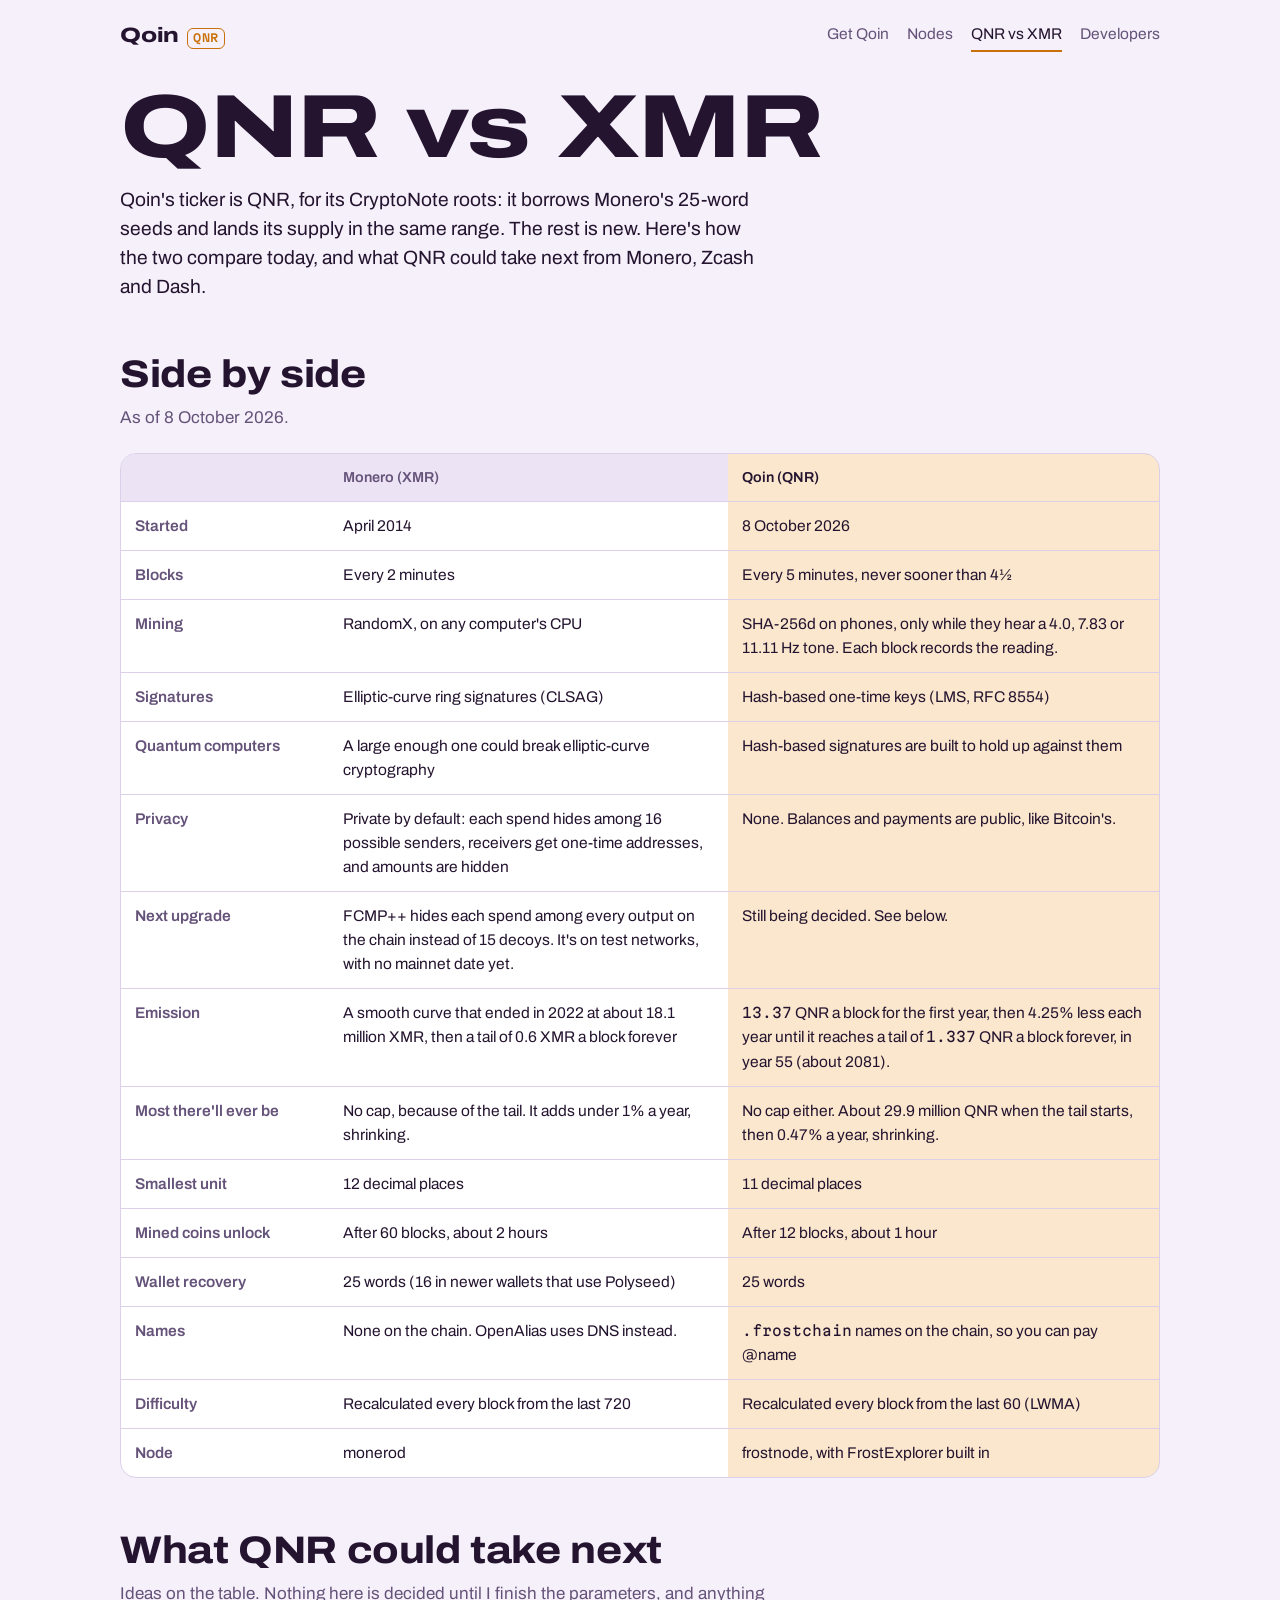
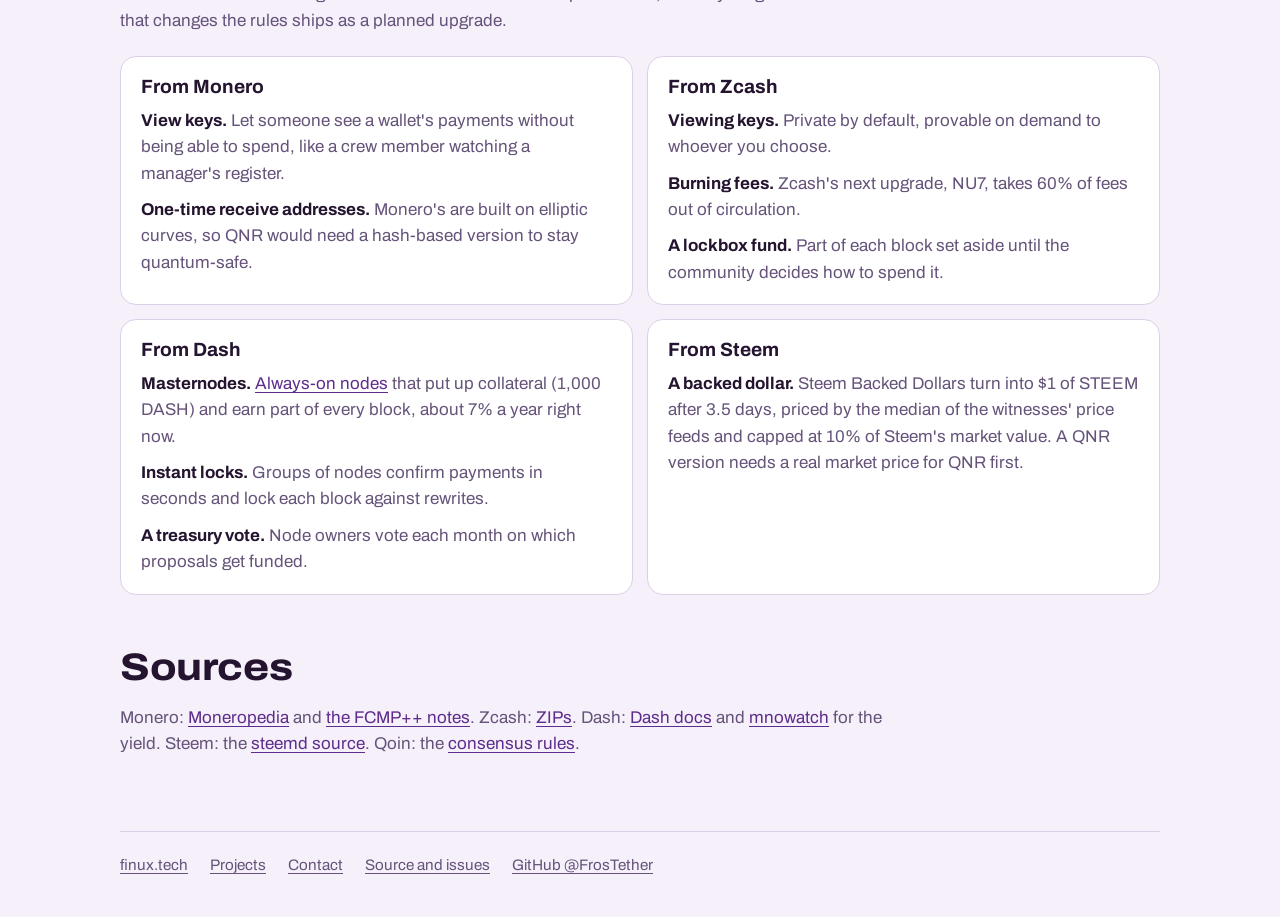
<file: qnr/index.html>
<!doctype html>
<html lang="en">
<head>
<meta charset="utf-8">
<meta name="viewport" content="width=device-width, initial-scale=1, viewport-fit=cover">
<title>QNR vs XMR | Qoin</title>
<meta name="description" content="How Qoin (QNR) compares with Monero (XMR), and what it could take next from Monero, Zcash and Dash.">
<link rel="canonical" href="https://get.finux.tech/qnr/">
<meta name="theme-color" content="#f5f0fa" media="(prefers-color-scheme: light)">
<meta name="theme-color" content="#150e1a" media="(prefers-color-scheme: dark)">
<meta property="og:type" content="website">
<meta property="og:title" content="QNR vs XMR">
<meta property="og:description" content="How Qoin (QNR) compares with Monero (XMR), and what it could take next from Monero, Zcash and Dash.">
<meta property="og:url" content="https://get.finux.tech/qnr/">
<meta property="og:image" content="https://get.finux.tech/og/qnr.png">
<meta property="og:image:width" content="1200">
<meta property="og:image:height" content="630">
<meta property="og:image:alt" content="QNR vs XMR, side by side.">
<meta name="twitter:card" content="summary_large_image">
<link rel="icon" href="data:image/svg+xml,%3Csvg xmlns='http://www.w3.org/2000/svg' viewBox='0 0 32 32'%3E%3Ccircle cx='16' cy='16' r='15' fill='%23150e1a'/%3E%3Ccircle cx='16' cy='16' r='8' fill='%23ffb547'/%3E%3C/svg%3E">
<link rel="preload" href="/fonts/archivo.woff" as="font" type="font/woff" crossorigin>
<style>
@font-face { font-family: "Archivo"; src: url("/fonts/archivo.woff") format("woff");
  font-weight: 100 900; font-stretch: 62% 125%; font-display: swap; }
@font-face { font-family: "Martian Mono"; src: url("/fonts/martian-mono.woff") format("woff");
  font-weight: 100 800; font-stretch: 75% 112.5%; font-display: swap; }
:root {
  --ground: #f5f0fa;
  --surface: #ffffff;
  --sunk: #ece3f4;
  --ink: #24142f;
  --muted: #65537a;
  --line: #dccfe8;
  --plum: #5e2c8c;
  --plum-ink: #ffffff;
  --lamp: #c9700a;
  --lamp-soft: rgba(232, 144, 28, 0.22);
  --lamp-glow: rgba(232, 144, 28, 0.45);
  --wave: #5e2c8c;
  --wave-fill: rgba(94, 44, 140, 0.12);
  --note: #fbf1e3;
  --note-ink: #5b3a06;
  --code: #1d1326;
  --code-ink: #efe6f7;
  --code-dim: #a897ba;
  --good: #23784a;
  --bad: #a3302b;
  color-scheme: light;
}
@media (prefers-color-scheme: dark) {
  :root:not([data-theme="light"]) {
    --ground: #150e1a;
    --surface: #20152a;
    --sunk: #1a1122;
    --ink: #f1eaf7;
    --muted: #b4a5c3;
    --line: #3a2a48;
    --plum: #cba6f7;
    --plum-ink: #1a0f22;
    --lamp: #ffb547;
    --lamp-soft: rgba(255, 181, 71, 0.18);
    --lamp-glow: rgba(255, 181, 71, 0.5);
    --wave: #cba6f7;
    --wave-fill: rgba(203, 166, 247, 0.14);
    --note: #2a1f1a;
    --note-ink: #f3e3c8;
    --code: #0f0914;
    --code-ink: #efe6f7;
    --code-dim: #9a89ad;
    --good: #6fd39b;
    --bad: #ff8a80;
    color-scheme: dark;
  }
}
:root[data-theme="dark"] {
  --ground: #150e1a;
  --surface: #20152a;
  --sunk: #1a1122;
  --ink: #f1eaf7;
  --muted: #b4a5c3;
  --line: #3a2a48;
  --plum: #cba6f7;
  --plum-ink: #1a0f22;
  --lamp: #ffb547;
  --lamp-soft: rgba(255, 181, 71, 0.18);
  --lamp-glow: rgba(255, 181, 71, 0.5);
  --wave: #cba6f7;
  --wave-fill: rgba(203, 166, 247, 0.14);
  --note: #2a1f1a;
  --note-ink: #f3e3c8;
  --code: #0f0914;
  --code-ink: #efe6f7;
  --code-dim: #9a89ad;
  --good: #6fd39b;
  --bad: #ff8a80;
  color-scheme: dark;
}

* { box-sizing: border-box; }
html { -webkit-text-size-adjust: 100%; }
body {
  margin: 0;
  background: var(--ground);
  color: var(--ink);
  font-family: "Archivo", system-ui, -apple-system, "Segoe UI", Roboto, sans-serif;
  font-size: 1.0625rem;
  line-height: 1.55;
  font-variation-settings: "wdth" 100;
  overflow-wrap: break-word;
}
a { color: var(--plum); text-underline-offset: 0.18em; }
a:hover { text-decoration-thickness: 2px; }
:focus-visible { outline: 3px solid var(--lamp); outline-offset: 3px; border-radius: 4px; }
.mono { font-family: "Martian Mono", ui-monospace, "SFMono-Regular", Menlo, Consolas, monospace; font-variant-numeric: tabular-nums; }
.sr-only { position: absolute; width: 1px; height: 1px; padding: 0; margin: -1px; overflow: hidden; clip: rect(0 0 0 0); white-space: nowrap; border: 0; }
[hidden] { display: none !important; }

.wrap { max-width: 1080px; margin: 0 auto; padding-inline: 20px; }

/* Header: the brand, then the four pages */
.top { display: flex; flex-wrap: wrap; justify-content: space-between; align-items: center; gap: 10px 18px; padding-block: 18px 6px; }
.brand { display: inline-flex; align-items: baseline; gap: 8px; color: var(--ink); text-decoration: none; font-weight: 800; font-size: 1.3rem; font-variation-settings: "wdth" 125; letter-spacing: -0.01em; }
.brand .tick { font-size: 0.68rem; font-weight: 600; letter-spacing: 0.06em; color: var(--lamp); border: 1.5px solid currentColor; border-radius: 6px; padding: 1px 5px; }
.top nav { display: flex; flex-wrap: wrap; gap: 4px 18px; }
.top nav a { color: var(--muted); text-decoration: none; font-size: 0.97rem; white-space: nowrap; padding-block: 4px; border-bottom: 2px solid transparent; }
.top nav a:hover { color: var(--ink); }
.top nav a[aria-current="page"] { color: var(--ink); border-bottom-color: var(--lamp); }

/* Page opener */
.opener { padding-block: 28px 8px; }
h1 {
  margin: 0;
  font-size: clamp(3.1rem, 15.5vw, 7rem);
  line-height: 0.92;
  font-weight: 800;
  font-variation-settings: "wdth" 125;
  letter-spacing: -0.015em;
  text-wrap: balance;
}
h1.long { font-size: clamp(2.6rem, 11.5vw, 5.6rem); }
.lede { margin: 18px 0 0; font-size: 1.2rem; line-height: 1.5; max-width: 34em; color: var(--ink); }
.cta { display: flex; flex-wrap: wrap; align-items: center; gap: 12px 22px; margin-top: 26px; }
.btn {
  display: inline-flex; align-items: center; justify-content: center; gap: 10px;
  min-height: 52px; padding: 0 24px; border-radius: 12px;
  font: inherit; font-weight: 700; font-size: 1.05rem; text-decoration: none; cursor: pointer;
  border: 2px solid var(--plum); background: var(--plum); color: var(--plum-ink);
}
.btn:hover { filter: brightness(1.06); }
.btn.quiet { background: transparent; color: var(--plum); }
.btn.small { min-height: 40px; padding: 0 14px; font-size: 0.95rem; border-radius: 10px; }
.btn[disabled] { opacity: 0.5; cursor: default; filter: none; }
.fine { margin: 14px 0 0; color: var(--muted); font-size: 0.95rem; max-width: 36em; }

/* Sections */
section { padding-block: 44px 8px; }
h2 {
  margin: 0 0 10px;
  font-size: clamp(1.7rem, 5.4vw, 2.4rem);
  line-height: 1.08;
  font-weight: 750;
  font-variation-settings: "wdth" 112;
  letter-spacing: -0.01em;
  text-wrap: balance;
}
h3 { margin: 0 0 6px; font-size: 1.15rem; line-height: 1.3; font-weight: 700; }
.intro { margin: 0; max-width: 38em; color: var(--muted); }
p.body { max-width: 40em; }

/* Steps: a real sequence, so numbered */
.steps { list-style: none; counter-reset: step; margin: 24px 0 0; padding: 0; display: grid; gap: 22px; max-width: 44em; }
.steps li { counter-increment: step; display: grid; grid-template-columns: 2.4rem minmax(0, 1fr); gap: 0 14px; }
.steps li::before {
  content: counter(step); grid-row: span 3;
  font-family: "Martian Mono", ui-monospace, monospace; font-weight: 600; font-size: 1.3rem; line-height: 1.6rem;
  color: var(--lamp);
}
.steps b { font-size: 1.12rem; }
.steps span { color: var(--muted); }
.steps .mono { font-size: 0.86em; color: var(--ink); }

/* Facts: term on the left, detail on the right */
.facts { margin: 22px 0 0; display: grid; grid-template-columns: minmax(0, 1fr); max-width: 52em; }
.facts div { display: grid; grid-template-columns: minmax(0, 1fr); gap: 2px; padding-block: 14px; border-top: 1px solid var(--line); }
.facts dt { color: var(--muted); font-size: 0.95rem; }
.facts dd { margin: 0; }
.facts .mono { font-size: 0.92em; }
.facts .nowrap { white-space: nowrap; }

/* Link cards to the other pages */
.cards { list-style: none; margin: 22px 0 0; padding: 0; display: grid; grid-template-columns: minmax(0, 1fr); gap: 14px; }
.cards a { display: block; height: 100%; padding: 18px 20px; border-radius: 16px; border: 1px solid var(--line); background: var(--surface); color: var(--ink); text-decoration: none; }
.cards a:hover { border-color: var(--plum); }
.cards b { display: block; font-size: 1.15rem; margin-bottom: 4px; }
.cards span { color: var(--muted); font-size: 0.97rem; }
.cards b::after { content: " →"; color: var(--lamp); }

/* Commands to copy: the button sits beside the code, so long lines scroll without running under it */
.cmd { display: grid; grid-template-columns: minmax(0, 1fr) auto; align-items: start; margin: 14px 0 0; border-radius: 14px; background: var(--code); color: var(--code-ink); max-width: 52em; }
.cmd pre { margin: 0; padding: 16px 4px 16px 18px; overflow-x: auto; font-family: "Martian Mono", ui-monospace, Menlo, Consolas, monospace; font-size: 0.82rem; line-height: 1.7; }
.cmd .c { color: var(--code-dim); }
.cmd button { margin: 10px 10px 0 6px; min-height: 32px; padding: 0 10px; border-radius: 8px; border: 1px solid rgba(255,255,255,0.22); background: rgba(255,255,255,0.08); color: var(--code-ink); font: inherit; font-size: 0.8rem; cursor: pointer; }
.cmd button:hover { background: rgba(255,255,255,0.16); }
p .mono, li > span .mono { font-size: 0.88em; }
code { font-family: "Martian Mono", ui-monospace, Menlo, Consolas, monospace; font-size: 0.86em; background: var(--sunk); padding: 1px 6px; border-radius: 6px; overflow-wrap: anywhere; }

/* Tabs */
.tabs { display: flex; flex-wrap: wrap; gap: 8px; margin: 22px 0 0; }
.tabs button { min-height: 44px; padding: 0 16px; border-radius: 999px; border: 2px solid var(--line); background: transparent; color: var(--ink); font: inherit; font-weight: 600; cursor: pointer; }
.tabs button[aria-selected="true"] { border-color: var(--lamp); background: var(--lamp-soft); }
.panel { padding-top: 6px; }

/* Tables */
.table { margin: 22px 0 0; overflow-x: auto; border: 1px solid var(--line); border-radius: 16px; background: var(--surface); }
table { border-collapse: collapse; width: 100%; min-width: 640px; font-size: 0.97rem; }
th, td { text-align: left; vertical-align: top; padding: 12px 14px; border-top: 1px solid var(--line); }
thead th { border-top: 0; font-size: 0.9rem; color: var(--muted); font-weight: 600; background: var(--sunk); }
tbody th { font-weight: 600; color: var(--muted); width: 20%; }
td .mono { font-size: 0.9em; }

.note { margin: 14px 0 0; padding: 12px 16px; border-radius: 12px; background: var(--note); color: var(--note-ink); max-width: 44em; }
.print { color: var(--muted); max-width: 46em; }
footer { margin-top: 48px; padding-block: 22px 40px; border-top: 1px solid var(--line); display: flex; flex-wrap: wrap; gap: 8px 22px; font-size: 0.95rem; }
footer a { color: var(--muted); }

@media (min-width: 760px) {
  .facts div { grid-template-columns: 14em minmax(0, 1fr); gap: 24px; }
  .cards { grid-template-columns: repeat(3, minmax(0, 1fr)); }
  .cards.two { grid-template-columns: repeat(2, minmax(0, 1fr)); }
}
/* QNR vs XMR: the comparison table and the four borrow cards */
.table th[scope="col"]:nth-child(3), .table td:nth-child(3) { background: var(--lamp-soft); }
.table thead th:nth-child(3) { color: var(--ink); }

.borrow { margin-top: 22px; display: grid; grid-template-columns: minmax(0, 1fr); gap: 14px; }
.borrow article { padding: 18px 20px; border-radius: 16px; border: 1px solid var(--line); background: var(--surface); }
.borrow h3 { font-size: 1.2rem; }
.borrow ul { margin: 8px 0 0; padding: 0; list-style: none; display: grid; gap: 10px; }
.borrow li { color: var(--muted); }
.borrow li b { color: var(--ink); }

@media (min-width: 760px) {
  .borrow { grid-template-columns: repeat(2, minmax(0, 1fr)); }
}

/* Phones: each row becomes a card, Monero above Qoin, so both are in view without scrolling sideways */
@media (max-width: 680px) {
  .table { overflow: visible; border: 0; border-radius: 0; background: transparent; }
  .table table, .table tbody, .table tr, .table th, .table td { display: block; min-width: 0; width: auto; }
  .table thead { display: none; }
  .table tr { margin-bottom: 12px; border: 1px solid var(--line); border-radius: 14px; background: var(--surface); overflow: hidden; }
  .table tbody th { width: auto; border-top: 0; padding: 12px 16px 6px; color: var(--ink); font-size: 1.02rem; font-weight: 700; }
  .table td { border-top: 0; padding: 6px 16px 12px; display: grid; grid-template-columns: 3.4em minmax(0, 1fr); gap: 10px; }
  .table td::before { content: attr(data-coin); font-family: "Martian Mono", ui-monospace, monospace; font-size: 0.75rem; font-weight: 600; color: var(--muted); padding-top: 4px; }
  .table td:nth-child(3) { padding-top: 10px; }
  .table td:nth-child(3)::before { color: var(--lamp); }
}
</style>
</head>
<body>
<div class="wrap">
  <header class="top">
    <a class="brand" href="/">Qoin <span class="tick mono">QNR</span></a>
    <nav aria-label="Qoin">
      <a href="/">Get Qoin</a>
      <a href="/node/">Nodes</a>
      <a href="/qnr/" aria-current="page">QNR vs XMR</a>
      <a href="/dev/">Developers</a>
    </nav>
  </header>
  <main>
    <div class="opener">
      <h1 class="long">QNR vs XMR</h1>
      <p class="lede">Qoin's ticker is QNR, for its CryptoNote roots: it borrows Monero's 25-word seeds and lands its supply in the same range. The rest is new. Here's how the two compare today, and what QNR could take next from Monero, Zcash and Dash.</p>
    </div>

    <section id="compare" aria-labelledby="compare-h">
      <h2 id="compare-h">Side by side</h2>
      <p class="intro">As of 8 October 2026.</p>
      <div class="table" tabindex="0" role="region" aria-labelledby="compare-h">
        <table>
          <thead>
            <tr><th scope="col"></th><th scope="col">Monero (XMR)</th><th scope="col">Qoin (QNR)</th></tr>
          </thead>
          <tbody>
            <tr><th scope="row">Started</th><td data-coin="XMR">April 2014</td><td data-coin="QNR">8 October 2026</td></tr>
            <tr><th scope="row">Blocks</th><td data-coin="XMR">Every 2 minutes</td><td data-coin="QNR">Every 5 minutes, never sooner than 4½</td></tr>
            <tr><th scope="row">Mining</th><td data-coin="XMR">RandomX, on any computer's CPU</td><td data-coin="QNR">SHA-256d on phones, only while they hear a 4.0, 7.83 or 11.11 Hz tone. Each block records the reading.</td></tr>
            <tr><th scope="row">Signatures</th><td data-coin="XMR">Elliptic-curve ring signatures (CLSAG)</td><td data-coin="QNR">Hash-based one-time keys (LMS, RFC 8554)</td></tr>
            <tr><th scope="row">Quantum computers</th><td data-coin="XMR">A large enough one could break elliptic-curve cryptography</td><td data-coin="QNR">Hash-based signatures are built to hold up against them</td></tr>
            <tr><th scope="row">Privacy</th><td data-coin="XMR">Private by default: each spend hides among 16 possible senders, receivers get one-time addresses, and amounts are hidden</td><td data-coin="QNR">None. Balances and payments are public, like Bitcoin's.</td></tr>
            <tr><th scope="row">Next upgrade</th><td data-coin="XMR">FCMP++ hides each spend among every output on the chain instead of 15 decoys. It's on test networks, with no mainnet date yet.</td><td data-coin="QNR">Still being decided. See below.</td></tr>
            <tr><th scope="row">Emission</th><td data-coin="XMR">A smooth curve that ended in 2022 at about 18.1 million XMR, then a tail of 0.6 XMR a block forever</td><td data-coin="QNR"><span class="mono">13.37</span> QNR a block for the first year, then 4.25% less each year until it reaches a tail of <span class="mono">1.337</span> QNR a block forever, in year 55 (about 2081).</td></tr>
            <tr><th scope="row">Most there'll ever be</th><td data-coin="XMR">No cap, because of the tail. It adds under 1% a year, shrinking.</td><td data-coin="QNR">No cap either. About 29.9 million QNR when the tail starts, then 0.47% a year, shrinking.</td></tr>
            <tr><th scope="row">Smallest unit</th><td data-coin="XMR">12 decimal places</td><td data-coin="QNR">11 decimal places</td></tr>
            <tr><th scope="row">Mined coins unlock</th><td data-coin="XMR">After 60 blocks, about 2 hours</td><td data-coin="QNR">After 12 blocks, about 1 hour</td></tr>
            <tr><th scope="row">Wallet recovery</th><td data-coin="XMR">25 words (16 in newer wallets that use Polyseed)</td><td data-coin="QNR">25 words</td></tr>
            <tr><th scope="row">Names</th><td data-coin="XMR">None on the chain. OpenAlias uses DNS instead.</td><td data-coin="QNR"><span class="mono">.frostchain</span> names on the chain, so you can pay @name</td></tr>
            <tr><th scope="row">Difficulty</th><td data-coin="XMR">Recalculated every block from the last 720</td><td data-coin="QNR">Recalculated every block from the last 60 (LWMA)</td></tr>
            <tr><th scope="row">Node</th><td data-coin="XMR">monerod</td><td data-coin="QNR">frostnode, with FrostExplorer built in</td></tr>
          </tbody>
        </table>
      </div>
    </section>

    <section id="next" aria-labelledby="next-h">
      <h2 id="next-h">What QNR could take next</h2>
      <p class="intro">Ideas on the table. Nothing here is decided until I finish the parameters, and anything that changes the rules ships as a planned upgrade.</p>
      <div class="borrow">
        <article>
          <h3>From Monero</h3>
          <ul>
            <li><b>View keys.</b> Let someone see a wallet's payments without being able to spend, like a crew member watching a manager's register.</li>
            <li><b>One-time receive addresses.</b> Monero's are built on elliptic curves, so QNR would need a hash-based version to stay quantum-safe.</li>
          </ul>
        </article>
        <article>
          <h3>From Zcash</h3>
          <ul>
            <li><b>Viewing keys.</b> Private by default, provable on demand to whoever you choose.</li>
            <li><b>Burning fees.</b> Zcash's next upgrade, NU7, takes 60% of fees out of circulation.</li>
            <li><b>A lockbox fund.</b> Part of each block set aside until the community decides how to spend it.</li>
          </ul>
        </article>
        <article>
          <h3>From Dash</h3>
          <ul>
            <li><b>Masternodes.</b> <a href="/node/">Always-on nodes</a> that put up collateral (1,000 DASH) and earn part of every block, about 7% a year right now.</li>
            <li><b>Instant locks.</b> Groups of nodes confirm payments in seconds and lock each block against rewrites.</li>
            <li><b>A treasury vote.</b> Node owners vote each month on which proposals get funded.</li>
          </ul>
        </article>
        <article>
          <h3>From Steem</h3>
          <ul>
            <li><b>A backed dollar.</b> Steem Backed Dollars turn into $1 of STEEM after 3.5 days, priced by the median of the witnesses' price feeds and capped at 10% of Steem's market value. A QNR version needs a real market price for QNR first.</li>
          </ul>
        </article>
      </div>
    </section>

    <section id="sources" aria-labelledby="sources-h">
      <h2 id="sources-h">Sources</h2>
      <p class="print">Monero: <a href="https://www.getmonero.org/resources/moneropedia/">Moneropedia</a> and <a href="https://www.getmonero.org/2026/05/10/deprecating-unlock-time.html">the FCMP++ notes</a>. Zcash: <a href="https://zips.z.cash/">ZIPs</a>. Dash: <a href="https://docs.dash.org/">Dash docs</a> and <a href="https://mnowatch.org/dash-yield/">mnowatch</a> for the yield. Steem: the <a href="https://github.com/steemit/steem">steemd source</a>. Qoin: the <a href="https://github.com/FrosTether/Graysons-Wallet/blob/main/core/src/main/java/com/frostether/frostchain/Consensus.java">consensus rules</a>.</p>
    </section>
  </main>
  <footer>
    <a href="https://finux.tech/">finux.tech</a>
    <a href="https://finux.tech/projects">Projects</a>
    <a href="https://finux.tech/contact">Contact</a>
    <a href="https://github.com/FrosTether/Graysons-Wallet">Source and issues</a>
    <a href="https://github.com/FrosTether">GitHub @FrosTether</a>
  </footer>
</div>
<script>
(function () {
  'use strict';
  // Copy buttons next to commands and addresses: copy the text of the <pre> or [data-copy-text] they sit beside.
  function copyText(text, btn) {
    var done = function () {
      var was = btn.textContent;
      btn.textContent = 'Copied';
      setTimeout(function () { btn.textContent = was; }, 1400);
    };
    var fallback = function () {
      var ta = document.createElement('textarea');
      ta.value = text; ta.setAttribute('readonly', ''); ta.style.position = 'fixed'; ta.style.opacity = '0';
      document.body.appendChild(ta); ta.select();
      try { document.execCommand('copy'); done(); } catch (e) { /* the text stays selectable */ }
      document.body.removeChild(ta);
    };
    if (navigator.clipboard && navigator.clipboard.writeText) navigator.clipboard.writeText(text).then(done, fallback);
    else fallback();
  }
  document.addEventListener('click', function (e) {
    var btn = e.target.closest ? e.target.closest('[data-copy]') : null;
    if (!btn) return;
    var src = btn.getAttribute('data-copy');
    var text;
    if (src) {
      var el = document.getElementById(src);
      text = el ? (el.value !== undefined && el.tagName !== 'DIV' ? el.value : el.textContent) : '';
    } else {
      var pre = btn.parentNode.querySelector('pre');
      text = pre ? pre.textContent : '';
    }
    copyText(text.trim(), btn);
  });
  window.copyText = copyText;

  // Tabs: arrow keys move between them, the selected one shows its panel.
  Array.prototype.forEach.call(document.querySelectorAll('[role="tablist"]'), function (list) {
    var tabs = Array.prototype.slice.call(list.querySelectorAll('[role="tab"]'));
    function select(tab, focus) {
      tabs.forEach(function (t) {
        var on = t === tab;
        t.setAttribute('aria-selected', on ? 'true' : 'false');
        t.tabIndex = on ? 0 : -1;
        var panel = document.getElementById(t.getAttribute('aria-controls'));
        if (panel) panel.hidden = !on;
      });
      if (focus) tab.focus();
    }
    tabs.forEach(function (t, i) {
      t.addEventListener('click', function () { select(t, false); });
      t.addEventListener('keydown', function (e) {
        var j = e.key === 'ArrowRight' ? i + 1 : e.key === 'ArrowLeft' ? i - 1 : e.key === 'Home' ? 0 : e.key === 'End' ? tabs.length - 1 : -1;
        if (j === -1) return;
        e.preventDefault();
        select(tabs[(j + tabs.length) % tabs.length], true);
      });
    });
  });
})();
</script>
</body>
</html>
</file>
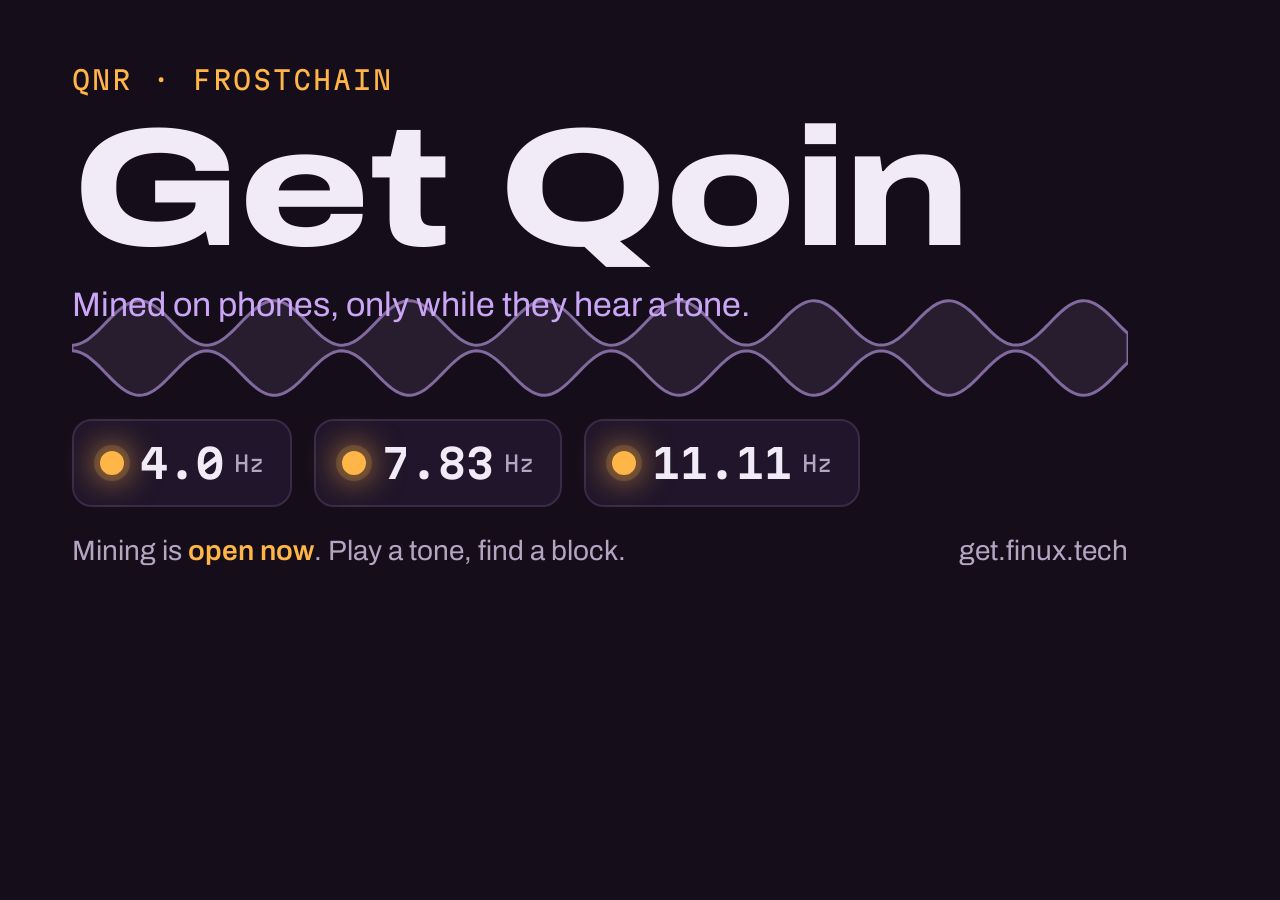
<file: site/common/og.html>
<!doctype html>
<html lang="en">
<head>
<meta charset="utf-8">
<title>Link preview</title>
<style>
@font-face { font-family: "Archivo"; src: url("../fonts/archivo.woff") format("woff"); font-weight: 100 900; font-stretch: 62% 125%; }
@font-face { font-family: "Martian Mono"; src: url("../fonts/martian-mono.woff") format("woff"); font-weight: 100 800; font-stretch: 75% 112.5%; }
html, body { margin: 0; }
body { width: 1200px; height: 630px; background: #150e1a; color: #f1eaf7; font-family: "Archivo", sans-serif; overflow: hidden; position: relative; }
.pad { position: absolute; inset: 64px 72px; display: flex; flex-direction: column; }
h1 { margin: 0; font-size: 168px; line-height: 0.9; font-weight: 800; font-variation-settings: "wdth" 125; letter-spacing: -0.015em; }
.lede { margin: 22px 0 0; font-size: 34px; color: #cba6f7; font-variation-settings: "wdth" 100; max-width: 22em; }
.kick { margin: 0 0 18px; font-family: "Martian Mono", monospace; font-size: 26px; color: #ffb547; letter-spacing: .08em; }
h1.long { font-size: 132px; }
.lamps { display: flex; gap: 22px; margin-top: auto; }
.lamp { display: flex; align-items: center; gap: 16px; padding: 18px 26px; border-radius: 20px; border: 2px solid #3a2a48; background: #20152a; font-family: "Martian Mono", monospace; font-size: 40px; font-weight: 600; }
.lamp small { font-size: 22px; font-weight: 400; color: #b4a5c3; margin-left: -6px; }
.bulb { width: 24px; height: 24px; border-radius: 50%; background: #ffb547; box-shadow: 0 0 0 6px rgba(255,181,71,.18), 0 0 30px 8px rgba(255,181,71,.5); }
.foot { display: flex; justify-content: space-between; align-items: baseline; margin-top: 28px; font-size: 28px; color: #b4a5c3; }
.foot b { color: #ffb547; font-weight: 600; }
svg { position: absolute; left: 72px; top: 296px; width: 1056px; height: 104px; opacity: .6; }
path { vector-effect: non-scaling-stroke; }
</style>
</head>
<body>
<svg viewBox="0 0 1000 220" preserveAspectRatio="none" aria-hidden="true"><path id="env" fill="rgba(203,166,247,.16)" stroke="#cba6f7" stroke-width="3"></path></svg>
<div class="pad">
  <p class="kick" id="kick">QNR · FROSTCHAIN</p>
  <h1 id="title">Get Qoin</h1>
  <p class="lede" id="lede">Mined on phones, only while they hear a tone.</p>
  <div class="lamps" id="lamps">
    <span class="lamp"><span class="bulb"></span>4.0<small>Hz</small></span>
    <span class="lamp"><span class="bulb"></span>7.83<small>Hz</small></span>
    <span class="lamp"><span class="bulb"></span>11.11<small>Hz</small></span>
  </div>
  <div class="foot"><span id="foot">Mining is <b>open now</b>. Play a tone, find a block.</span><span>get.finux.tech</span></div>
</div>
<script>
  (function () {
    var q = new URLSearchParams(location.search);
    if (q.get('t')) { document.getElementById('title').textContent = q.get('t'); if (q.get('t').length > 9) document.getElementById('title').className = 'long'; }
    if (q.get('l')) document.getElementById('lede').textContent = q.get('l');
    if (q.get('f')) document.getElementById('foot').textContent = q.get('f');
    if (q.get('lamps') === '0') document.getElementById('lamps').style.visibility = 'hidden';
    var top = [], bottom = [], hz = 7.83;
    for (var i = 0; i <= 400; i++) {
      var t = i / 400, e = 0.06 + 0.94 * (0.5 - 0.5 * Math.cos(2 * Math.PI * hz * t)), x = (t * 1000).toFixed(1);
      top.push(x + ' ' + (110 - 100 * e).toFixed(1)); bottom.unshift(x + ' ' + (110 + 100 * e).toFixed(1));
    }
    document.getElementById('env').setAttribute('d', 'M' + top.join(' L') + ' L' + bottom.join(' L') + ' Z');
  })();
</script>
</body>
</html>
</file>
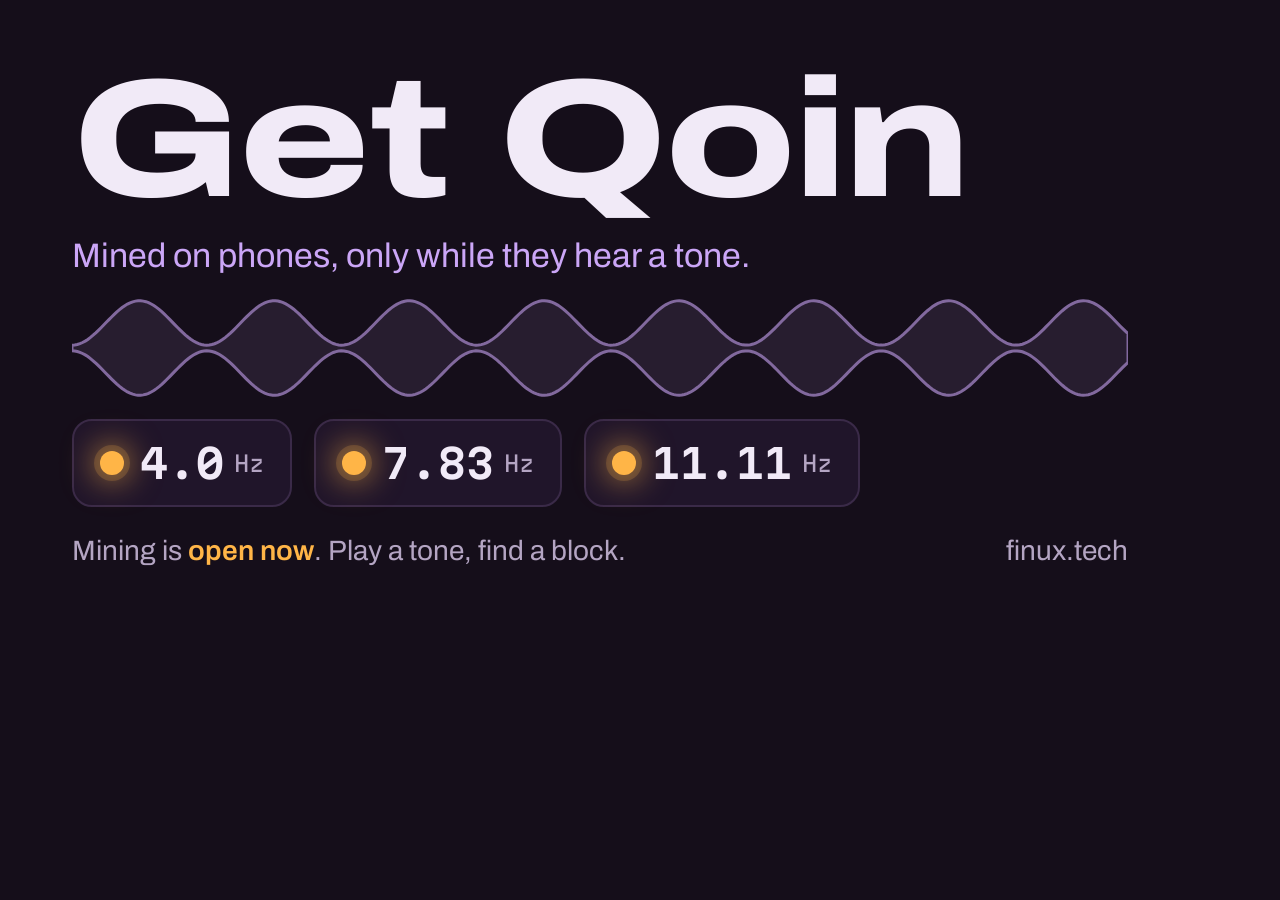
<file: site/getqoin/og.html>
<!doctype html>
<html lang="en">
<head>
<meta charset="utf-8">
<title>Get Qoin link preview</title>
<style>
@font-face { font-family: "Archivo"; src: url("../fonts/archivo.woff") format("woff"); font-weight: 100 900; font-stretch: 62% 125%; }
@font-face { font-family: "Martian Mono"; src: url("../fonts/martian-mono.woff") format("woff"); font-weight: 100 800; font-stretch: 75% 112.5%; }
html, body { margin: 0; }
body { width: 1200px; height: 630px; background: #150e1a; color: #f1eaf7; font-family: "Archivo", sans-serif; overflow: hidden; position: relative; }
.pad { position: absolute; inset: 64px 72px; display: flex; flex-direction: column; }
h1 { margin: 0; font-size: 168px; line-height: 0.9; font-weight: 800; font-variation-settings: "wdth" 125; letter-spacing: -0.015em; }
.lede { margin: 22px 0 0; font-size: 34px; color: #cba6f7; font-variation-settings: "wdth" 100; }
.lamps { display: flex; gap: 22px; margin-top: auto; }
.lamp { display: flex; align-items: center; gap: 16px; padding: 18px 26px; border-radius: 20px; border: 2px solid #3a2a48; background: #20152a; font-family: "Martian Mono", monospace; font-size: 40px; font-weight: 600; }
.lamp small { font-size: 22px; font-weight: 400; color: #b4a5c3; margin-left: -6px; }
.bulb { width: 24px; height: 24px; border-radius: 50%; background: #ffb547; box-shadow: 0 0 0 6px rgba(255,181,71,.18), 0 0 30px 8px rgba(255,181,71,.5); }
.foot { display: flex; justify-content: space-between; align-items: baseline; margin-top: 28px; font-size: 28px; color: #b4a5c3; }
.foot b { color: #ffb547; font-weight: 600; }
svg { position: absolute; left: 72px; top: 296px; width: 1056px; height: 104px; opacity: .6; }
path { vector-effect: non-scaling-stroke; }
</style>
</head>
<body>
<svg viewBox="0 0 1000 220" preserveAspectRatio="none" aria-hidden="true"><path id="env" fill="rgba(203,166,247,.16)" stroke="#cba6f7" stroke-width="3"></path></svg>
<div class="pad">
  <h1>Get Qoin</h1>
  <p class="lede">Mined on phones, only while they hear a tone.</p>
  <div class="lamps">
    <span class="lamp"><span class="bulb"></span>4.0<small>Hz</small></span>
    <span class="lamp"><span class="bulb"></span>7.83<small>Hz</small></span>
    <span class="lamp"><span class="bulb"></span>11.11<small>Hz</small></span>
  </div>
  <div class="foot"><span>Mining is <b>open now</b>. Play a tone, find a block.</span><span>finux.tech</span></div>
</div>
<script>
  (function () {
    var top = [], bottom = [], hz = 7.83;
    for (var i = 0; i <= 400; i++) {
      var t = i / 400, e = 0.06 + 0.94 * (0.5 - 0.5 * Math.cos(2 * Math.PI * hz * t)), x = (t * 1000).toFixed(1);
      top.push(x + ' ' + (110 - 100 * e).toFixed(1)); bottom.unshift(x + ' ' + (110 + 100 * e).toFixed(1));
    }
    document.getElementById('env').setAttribute('d', 'M' + top.join(' L') + ' L' + bottom.join(' L') + ' Z');
  })();
</script>
</body>
</html>
</file>
